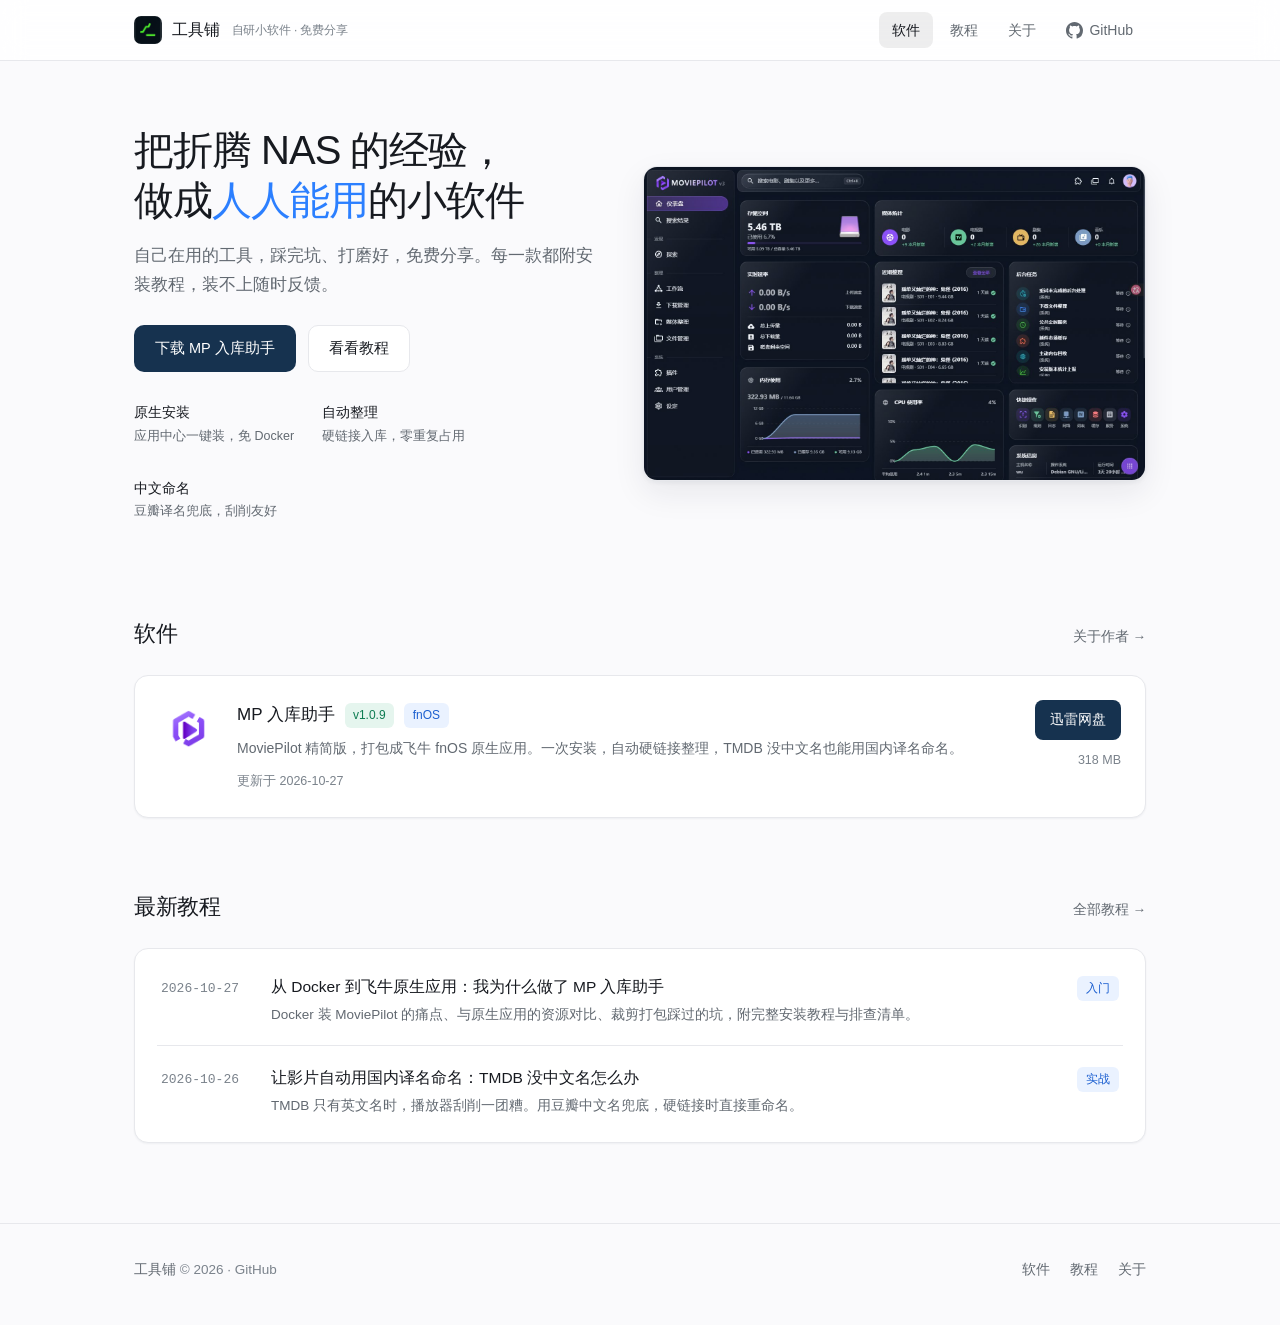
<file: index.html>
<!DOCTYPE html>
<html lang="zh-CN" data-root="./">
<head>
<meta charset="UTF-8">
<meta name="viewport" content="width=device-width, initial-scale=1.0">
<title>工具铺 - 自研小软件 · 免费分享</title>
<meta name="description" content="独立开发的小工具：飞牛 fnOS 应用、NAS 效率工具，免费下载，附安装教程。">
<link rel="icon" type="image/png" href="img/logo-64.png">
<link rel="apple-touch-icon" href="img/apple-touch-icon.png">
<meta property="og:type" content="website">
<meta property="og:site_name" content="工具铺">
<meta property="og:title" content="工具铺 - 自研小软件 · 免费分享">
<meta property="og:description" content="独立开发的小工具：飞牛 fnOS 应用、NAS 效率工具，免费下载，附安装教程。">
<meta property="og:url" content="https://myfnos.men/">
<meta property="og:image" content="https://myfnos.men/img/shot-hero.jpg?v=1">
<meta name="twitter:card" content="summary_large_image">
<link rel="canonical" href="https://myfnos.men/">
<link rel="stylesheet" href="assets/style.css?v=9">
</head>
<body data-page="apps">
<!--@header--><header class="site-header"><div class="container"><a class="logo" href="./index.html"><img src="./img/logo-64.png" alt="logo" width="28" height="28"><span>工具铺</span><span class="logo-sub">自研小软件 · 免费分享</span></a><nav class="nav" id="siteNav"><a href="./index.html" data-nav="apps" class="active">软件</a><a href="./blog.html" data-nav="blog">教程</a><a href="./about.html" data-nav="about">关于</a><a class="gh" href="https://github.com/wu155867" target="_blank" rel="noopener"><svg viewBox="0 0 16 16" fill="currentColor" aria-hidden="true"><path d="M8 0C3.58 0 0 3.58 0 8c0 3.54 2.29 6.53 5.47 7.59.4.07.55-.17.55-.38 0-.19-.01-.82-.01-1.49-2.01.37-2.53-.49-2.69-.94-.09-.23-.48-.94-.82-1.13-.28-.15-.68-.52-.01-.53.63-.01 1.08.58 1.23.82.72 1.21 1.87.87 2.33.66.07-.52.28-.87.51-1.07-1.78-.2-3.64-.89-3.64-3.95 0-.87.31-1.59.82-2.15-.08-.2-.36-1.02.08-2.12 0 0 .67-.21 2.2.82.64-.18 1.32-.27 2-.27s1.36.09 2 .27c1.53-1.04 2.2-.82 2.2-.82.44 1.1.16 1.92.08 2.12.51.56.82 1.27.82 2.15 0 3.07-1.87 3.75-3.65 3.95.29.25.54.73.54 1.48 0 1.07-.01 1.93-.01 2.2 0 .21.15.46.55.38A8.01 8.01 0 0 0 16 8c0-4.42-3.58-8-8-8Z"/></svg><span>GitHub</span></a></nav><button class="menu-btn" id="menuBtn" aria-label="打开菜单" aria-expanded="false"><svg viewBox="0 0 20 20" fill="none" stroke="currentColor" stroke-width="1.6" stroke-linecap="round" aria-hidden="true"><path d="M3 5.5h14M3 10h14M3 14.5h14"/></svg></button></div></header><!--/@header-->

<main class="container">
  <section class="hero">
    <div class="hero-grid">
      <div class="hero-copy">
        <h1>把折腾 NAS 的经验，<br>做成<em>人人能用</em>的小软件</h1>
        <p class="lead">自己在用的工具，踩完坑、打磨好，免费分享。每一款都附安装教程，装不上随时反馈。</p>
        <div class="actions">
          <a class="btn btn-primary" href="apps/moviepilot-fnos-lite.html">下载 MP 入库助手</a>
          <a class="btn btn-ghost" href="blog.html">看看教程</a>
        </div>
        <div class="hero-feats">
          <div><b>原生安装</b><span>应用中心一键装，免 Docker</span></div>
          <div><b>自动整理</b><span>硬链接入库，零重复占用</span></div>
          <div><b>中文命名</b><span>豆瓣译名兜底，刮削友好</span></div>
        </div>
      </div>
      <figure class="hero-shot">
        <img src="img/shot-hero.jpg?v=1" alt="MP 入库助手主界面仪表盘" width="1440" height="900" fetchpriority="high">
      </figure>
    </div>
  </section>

  <section class="section" id="apps">
    <div class="section-head">
      <h2>软件</h2>
      <a class="more" href="about.html">关于作者 →</a>
    </div>
    <div id="appList"><!--@appList--><div class="app-card" data-platform="fnOS"><img class="app-icon" src="./img/mp-icon-128.png" alt="MP 入库助手" width="58" height="58"><div class="info"><h3><a href="./apps/moviepilot-fnos-lite.html">MP 入库助手</a><span class="ver">v1.0.9</span><span class="tag">fnOS</span></h3><div class="desc">MoviePilot 精简版，打包成飞牛 fnOS 原生应用。一次安装，自动硬链接整理，TMDB 没中文名也能用国内译名命名。</div><div class="meta"><span>更新于 2026-10-27</span></div></div><div class="side"><a class="btn btn-primary btn-sm" href="https://pan.xunlei.com/s/VP4x0GjNgpPn3R8iQlMVVesgA1?pwd=bkfi" target="_blank" rel="noopener">迅雷网盘</a><span class="size">318 MB</span></div></div><!--/@appList--></div>

  </section>

  <section class="section">
    <div class="section-head">
      <h2>最新教程</h2>
      <a class="more" href="blog.html">全部教程 →</a>
    </div>
    <div id="postList" class="post-list"><!--@postList--><div class="post-item"><span class="date">2026-10-27</span><div class="item-body"><a class="title" href="./posts/fpk-install.html">从 Docker 到飞牛原生应用：我为什么做了 MP 入库助手</a><div class="desc">Docker 装 MoviePilot 的痛点、与原生应用的资源对比、裁剪打包踩过的坑，附完整安装教程与排查清单。</div></div><span class="tag">入门</span></div><div class="post-item"><span class="date">2026-10-26</span><div class="item-body"><a class="title" href="./posts/cn-title-rename.html">让影片自动用国内译名命名：TMDB 没中文名怎么办</a><div class="desc">TMDB 只有英文名时，播放器刮削一团糟。用豆瓣中文名兜底，硬链接时直接重命名。</div></div><span class="tag">实战</span></div><!--/@postList--></div>

  </section>
</main>
<!--@footer--><footer class="site-footer"><div class="container"><div class="f-left"><b>工具铺</b> &copy; 2026 &middot; <a href="https://github.com/wu155867" target="_blank" rel="noopener" style="color:inherit">GitHub</a></div><div class="f-links"><a href="./index.html">软件</a><a href="./blog.html">教程</a><a href="./about.html">关于</a></div></div></footer><!--/@footer-->

<script src="assets/site.js?v=8"></script>
</body>
</html>
</file>
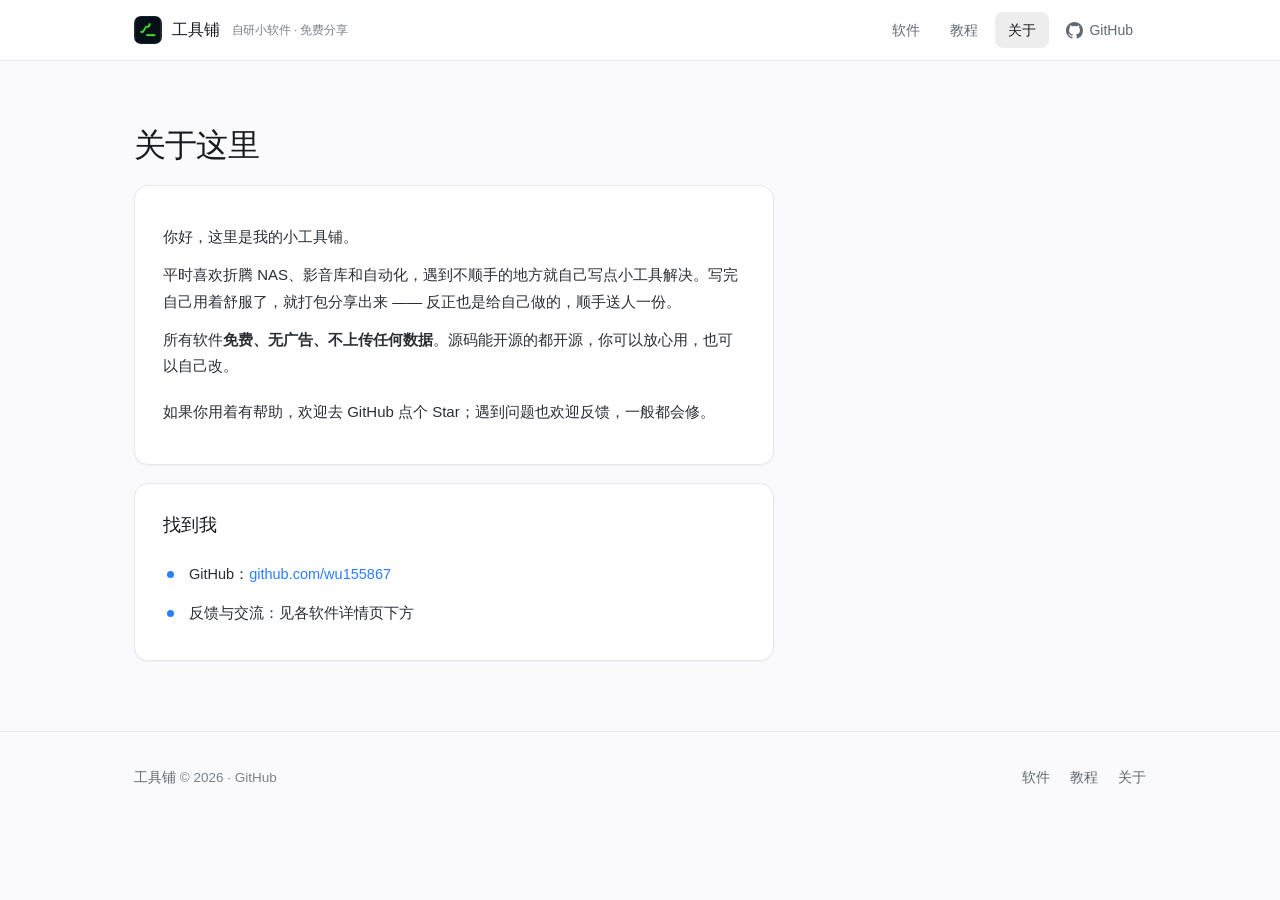
<file: about.html>
<!DOCTYPE html>
<html lang="zh-CN" data-root="./">
<head>
<meta charset="UTF-8">
<meta name="viewport" content="width=device-width, initial-scale=1.0">
<title>关于 - 工具铺</title>
<meta name="description" content="关于工具铺和它的作者。">
<link rel="icon" type="image/png" href="img/logo-64.png">
<link rel="apple-touch-icon" href="img/apple-touch-icon.png">
<link rel="stylesheet" href="assets/style.css?v=9">
</head>
<body data-page="about">
<!--@header--><header class="site-header"><div class="container"><a class="logo" href="./index.html"><img src="./img/logo-64.png" alt="logo" width="28" height="28"><span>工具铺</span><span class="logo-sub">自研小软件 · 免费分享</span></a><nav class="nav" id="siteNav"><a href="./index.html" data-nav="apps">软件</a><a href="./blog.html" data-nav="blog">教程</a><a href="./about.html" data-nav="about" class="active">关于</a><a class="gh" href="https://github.com/wu155867" target="_blank" rel="noopener"><svg viewBox="0 0 16 16" fill="currentColor" aria-hidden="true"><path d="M8 0C3.58 0 0 3.58 0 8c0 3.54 2.29 6.53 5.47 7.59.4.07.55-.17.55-.38 0-.19-.01-.82-.01-1.49-2.01.37-2.53-.49-2.69-.94-.09-.23-.48-.94-.82-1.13-.28-.15-.68-.52-.01-.53.63-.01 1.08.58 1.23.82.72 1.21 1.87.87 2.33.66.07-.52.28-.87.51-1.07-1.78-.2-3.64-.89-3.64-3.95 0-.87.31-1.59.82-2.15-.08-.2-.36-1.02.08-2.12 0 0 .67-.21 2.2.82.64-.18 1.32-.27 2-.27s1.36.09 2 .27c1.53-1.04 2.2-.82 2.2-.82.44 1.1.16 1.92.08 2.12.51.56.82 1.27.82 2.15 0 3.07-1.87 3.75-3.65 3.95.29.25.54.73.54 1.48 0 1.07-.01 1.93-.01 2.2 0 .21.15.46.55.38A8.01 8.01 0 0 0 16 8c0-4.42-3.58-8-8-8Z"/></svg><span>GitHub</span></a></nav><button class="menu-btn" id="menuBtn" aria-label="打开菜单" aria-expanded="false"><svg viewBox="0 0 20 20" fill="none" stroke="currentColor" stroke-width="1.6" stroke-linecap="round" aria-hidden="true"><path d="M3 5.5h14M3 10h14M3 14.5h14"/></svg></button></div></header><!--/@header-->

<main class="container">
  <section class="hero" style="padding-bottom:20px">
    <h1 style="font-size:32px">关于这里</h1>
  </section>

  <div class="panel about-card">
    <p>你好，这里是我的小工具铺。</p>
    <p>平时喜欢折腾 NAS、影音库和自动化，遇到不顺手的地方就自己写点小工具解决。写完自己用着舒服了，就打包分享出来 —— 反正也是给自己做的，顺手送人一份。</p>
    <p>所有软件<b>免费、无广告、不上传任何数据</b>。源码能开源的都开源，你可以放心用，也可以自己改。</p>
    <p style="margin-top:20px">如果你用着有帮助，欢迎去 GitHub 点个 Star；遇到问题也欢迎反馈，一般都会修。</p>
  </div>

  <div class="panel about-card">
    <h2>找到我</h2>
    <ul class="feat">
      <li>GitHub：<a href="https://github.com/wu155867" target="_blank" rel="noopener" style="color:var(--accent)">github.com/wu155867</a></li>
      <li>反馈与交流：见各软件详情页下方</li>
    </ul>
  </div>
</main>
<!--@footer--><footer class="site-footer"><div class="container"><div class="f-left"><b>工具铺</b> &copy; 2026 &middot; <a href="https://github.com/wu155867" target="_blank" rel="noopener" style="color:inherit">GitHub</a></div><div class="f-links"><a href="./index.html">软件</a><a href="./blog.html">教程</a><a href="./about.html">关于</a></div></div></footer><!--/@footer-->

<script src="assets/site.js?v=8"></script>
</body>
</html>
</file>
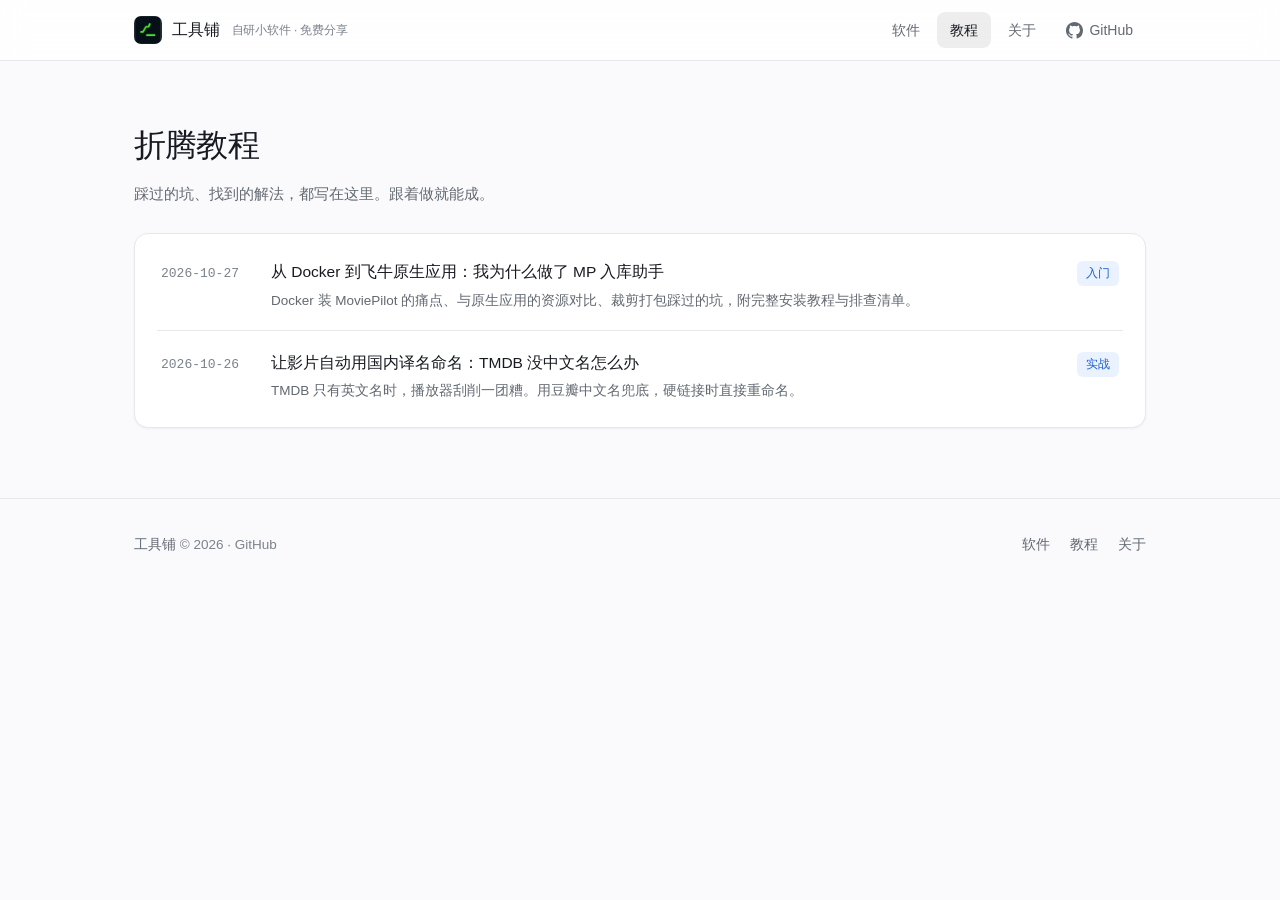
<file: blog.html>
<!DOCTYPE html>
<html lang="zh-CN" data-root="./">
<head>
<meta charset="UTF-8">
<meta name="viewport" content="width=device-width, initial-scale=1.0">
<title>教程 - 工具铺</title>
<meta name="description" content="NAS 折腾记录：飞牛 fnOS、MoviePilot、刮削整理、硬链接等实战教程。">
<link rel="icon" type="image/png" href="img/logo-64.png">
<link rel="apple-touch-icon" href="img/apple-touch-icon.png">
<link rel="stylesheet" href="assets/style.css?v=9">
</head>
<body data-page="blog">
<!--@header--><header class="site-header"><div class="container"><a class="logo" href="./index.html"><img src="./img/logo-64.png" alt="logo" width="28" height="28"><span>工具铺</span><span class="logo-sub">自研小软件 · 免费分享</span></a><nav class="nav" id="siteNav"><a href="./index.html" data-nav="apps">软件</a><a href="./blog.html" data-nav="blog" class="active">教程</a><a href="./about.html" data-nav="about">关于</a><a class="gh" href="https://github.com/wu155867" target="_blank" rel="noopener"><svg viewBox="0 0 16 16" fill="currentColor" aria-hidden="true"><path d="M8 0C3.58 0 0 3.58 0 8c0 3.54 2.29 6.53 5.47 7.59.4.07.55-.17.55-.38 0-.19-.01-.82-.01-1.49-2.01.37-2.53-.49-2.69-.94-.09-.23-.48-.94-.82-1.13-.28-.15-.68-.52-.01-.53.63-.01 1.08.58 1.23.82.72 1.21 1.87.87 2.33.66.07-.52.28-.87.51-1.07-1.78-.2-3.64-.89-3.64-3.95 0-.87.31-1.59.82-2.15-.08-.2-.36-1.02.08-2.12 0 0 .67-.21 2.2.82.64-.18 1.32-.27 2-.27s1.36.09 2 .27c1.53-1.04 2.2-.82 2.2-.82.44 1.1.16 1.92.08 2.12.51.56.82 1.27.82 2.15 0 3.07-1.87 3.75-3.65 3.95.29.25.54.73.54 1.48 0 1.07-.01 1.93-.01 2.2 0 .21.15.46.55.38A8.01 8.01 0 0 0 16 8c0-4.42-3.58-8-8-8Z"/></svg><span>GitHub</span></a></nav><button class="menu-btn" id="menuBtn" aria-label="打开菜单" aria-expanded="false"><svg viewBox="0 0 20 20" fill="none" stroke="currentColor" stroke-width="1.6" stroke-linecap="round" aria-hidden="true"><path d="M3 5.5h14M3 10h14M3 14.5h14"/></svg></button></div></header><!--/@header-->

<main class="container">
  <section class="hero" style="padding-bottom:26px">
    <h1 style="font-size:32px">折腾教程</h1>
    <p class="lead" style="font-size:15px">踩过的坑、找到的解法，都写在这里。跟着做就能成。</p>
  </section>

  <div id="postList" class="post-list"><!--@postList--><div class="post-item"><span class="date">2026-10-27</span><div class="item-body"><a class="title" href="./posts/fpk-install.html">从 Docker 到飞牛原生应用：我为什么做了 MP 入库助手</a><div class="desc">Docker 装 MoviePilot 的痛点、与原生应用的资源对比、裁剪打包踩过的坑，附完整安装教程与排查清单。</div></div><span class="tag">入门</span></div><div class="post-item"><span class="date">2026-10-26</span><div class="item-body"><a class="title" href="./posts/cn-title-rename.html">让影片自动用国内译名命名：TMDB 没中文名怎么办</a><div class="desc">TMDB 只有英文名时，播放器刮削一团糟。用豆瓣中文名兜底，硬链接时直接重命名。</div></div><span class="tag">实战</span></div><!--/@postList--></div>

</main>
<!--@footer--><footer class="site-footer"><div class="container"><div class="f-left"><b>工具铺</b> &copy; 2026 &middot; <a href="https://github.com/wu155867" target="_blank" rel="noopener" style="color:inherit">GitHub</a></div><div class="f-links"><a href="./index.html">软件</a><a href="./blog.html">教程</a><a href="./about.html">关于</a></div></div></footer><!--/@footer-->

<script src="assets/site.js?v=8"></script>
</body>
</html>
</file>
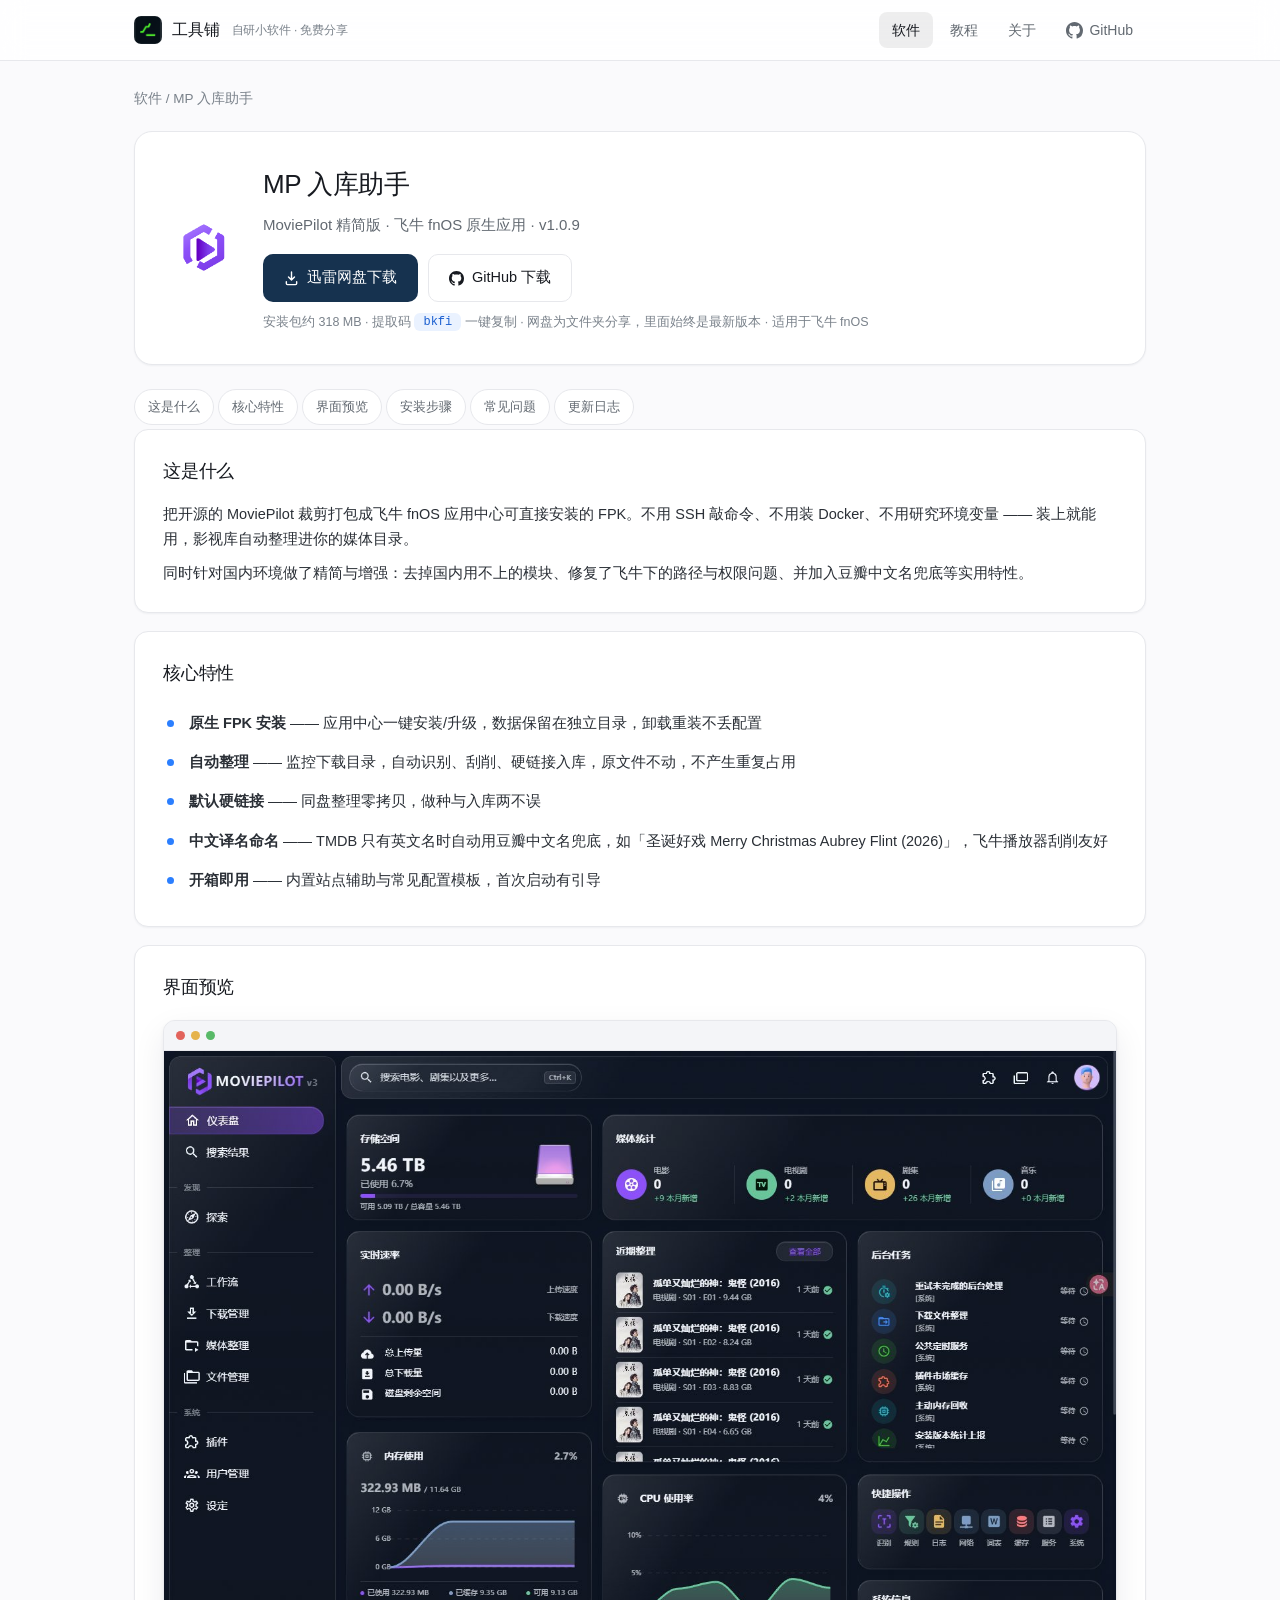
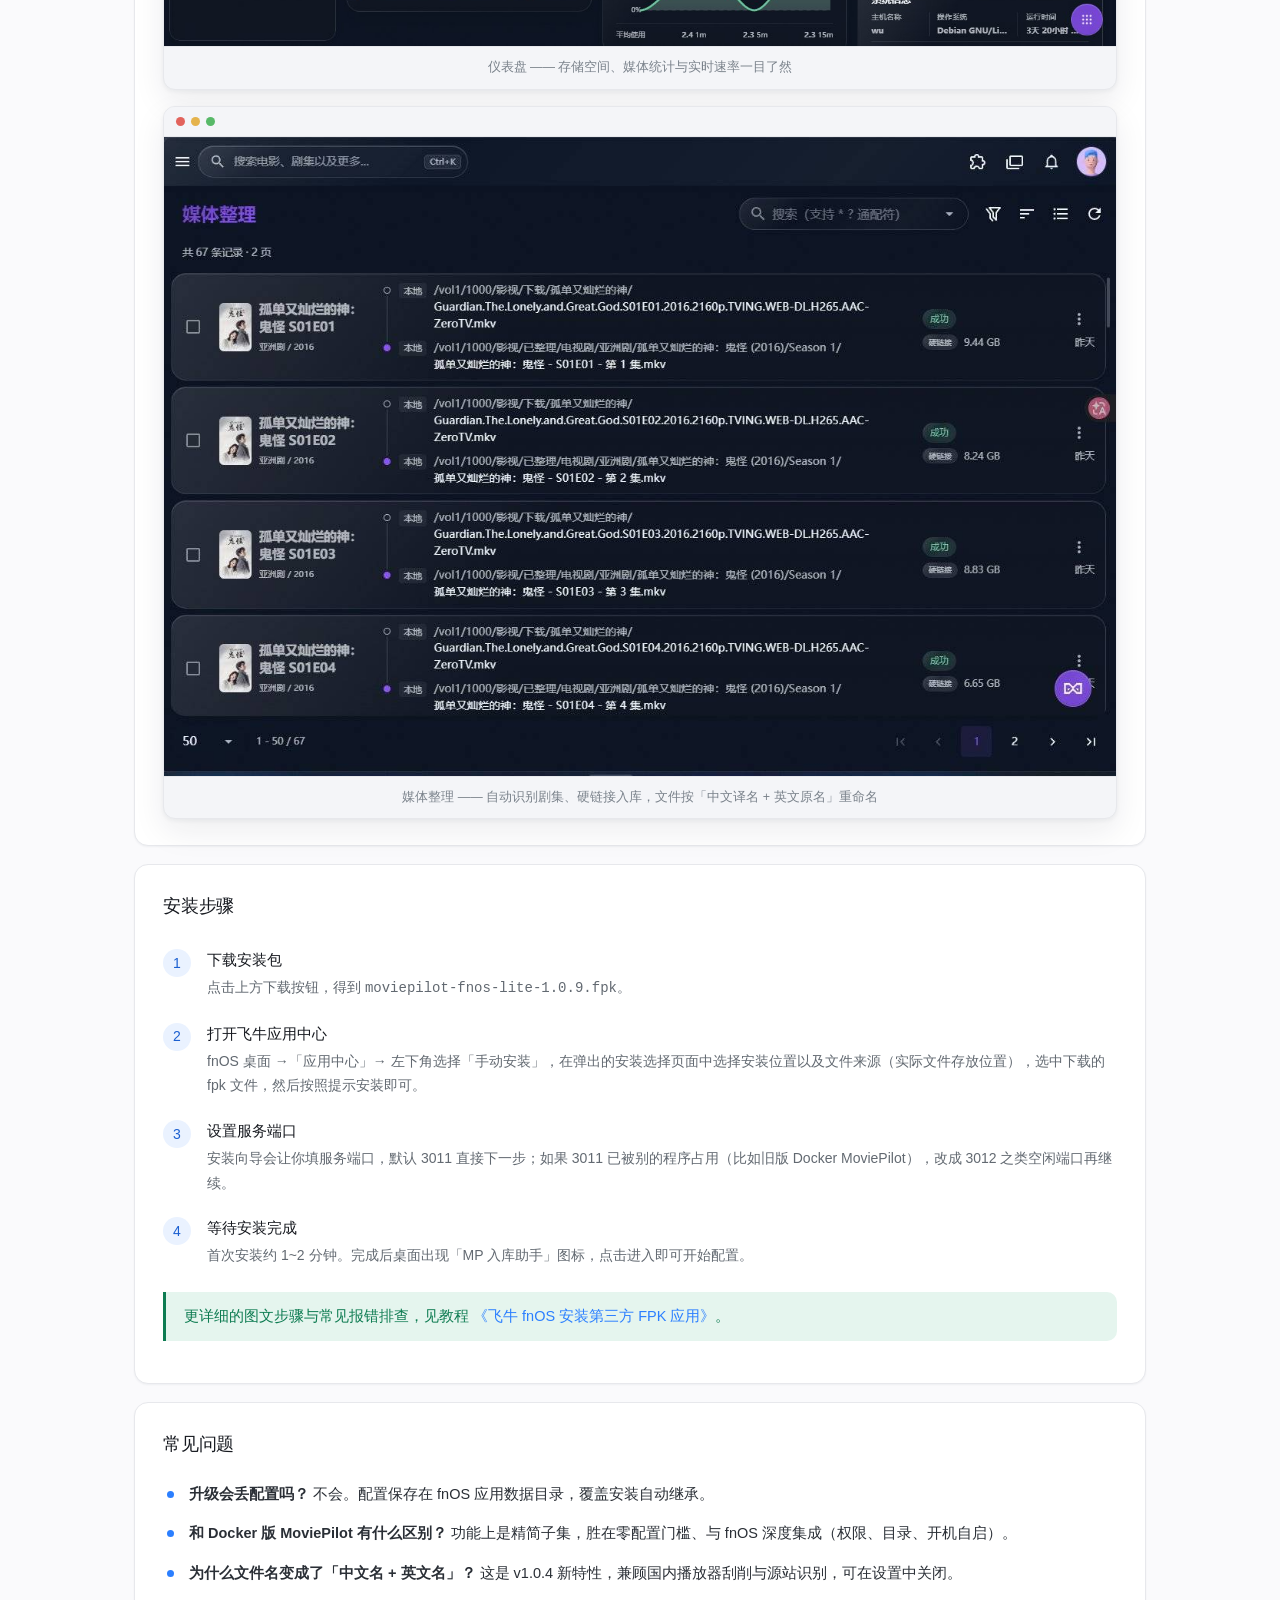
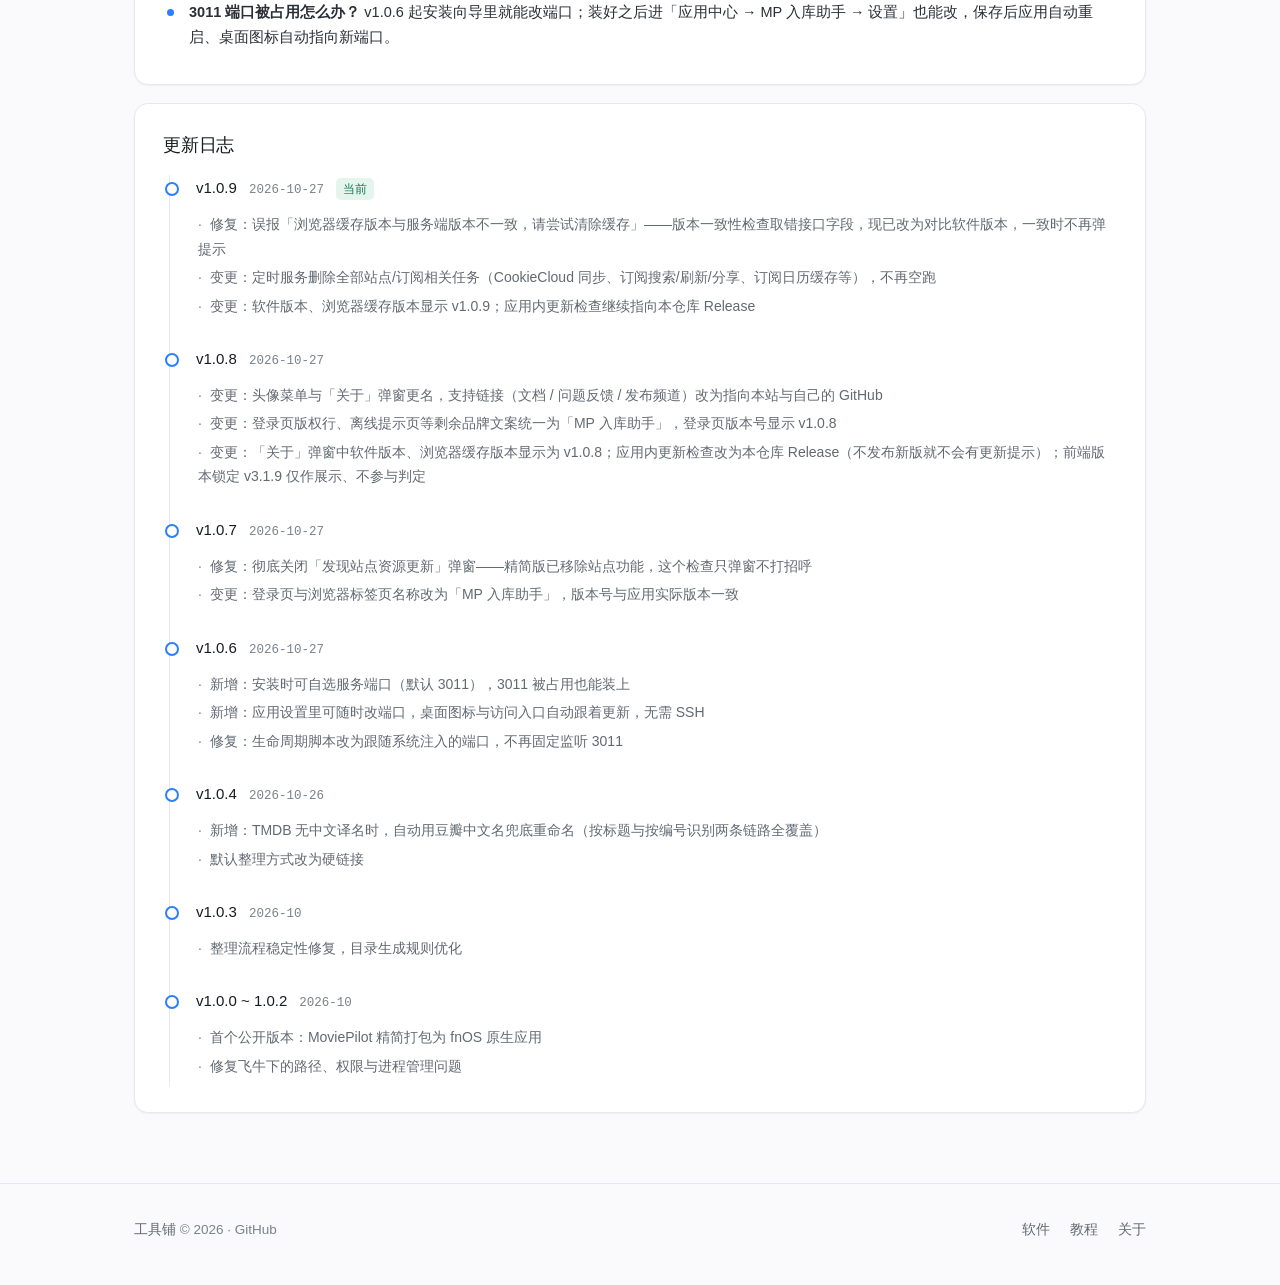
<file: apps/moviepilot-fnos-lite.html>
<!DOCTYPE html>
<html lang="zh-CN" data-root="../">
<head>
<meta charset="UTF-8">
<meta name="viewport" content="width=device-width, initial-scale=1.0">
<title>MP 入库助手 v1.0.9 - 工具铺</title>
<meta name="description" content="MoviePilot 精简版，打包成飞牛 fnOS 原生 FPK 应用：自动整理影视库、硬链接零碎片、中文译名重命名。">
<link rel="icon" type="image/png" href="../img/logo-64.png">
<link rel="apple-touch-icon" href="../img/apple-touch-icon.png">
<meta property="og:type" content="website">
<meta property="og:site_name" content="工具铺">
<meta property="og:title" content="MP 入库助手 v1.0.9 - 飞牛 fnOS 原生应用">
<meta property="og:description" content="MoviePilot 精简版，打包成飞牛 fnOS 原生 FPK 应用：自动整理影视库、硬链接零碎片、中文译名重命名。">
<meta property="og:url" content="https://myfnos.men/apps/moviepilot-fnos-lite.html">
<meta property="og:image" content="https://myfnos.men/img/shot-hero.jpg?v=1">
<meta name="twitter:card" content="summary_large_image">
<link rel="canonical" href="https://myfnos.men/apps/moviepilot-fnos-lite.html">
<script type="application/ld+json">
{"@context":"https://schema.org","@type":"SoftwareApplication","name":"MP 入库助手","operatingSystem":"fnOS","applicationCategory":"MultimediaApplication","softwareVersion":"1.0.9","dateModified":"2026-10-27","offers":{"@type":"Offer","price":"0","priceCurrency":"CNY"},"author":{"@type":"Person","name":"wu155867"},"downloadUrl":"https://github.com/wu155867/moviepilot-fnos-lite/releases"}
</script>
<link rel="stylesheet" href="../assets/style.css?v=9">
</head>
<body data-page="apps">
<!--@header--><header class="site-header"><div class="container"><a class="logo" href="../index.html"><img src="../img/logo-64.png" alt="logo" width="28" height="28"><span>工具铺</span><span class="logo-sub">自研小软件 · 免费分享</span></a><nav class="nav" id="siteNav"><a href="../index.html" data-nav="apps" class="active">软件</a><a href="../blog.html" data-nav="blog">教程</a><a href="../about.html" data-nav="about">关于</a><a class="gh" href="https://github.com/wu155867" target="_blank" rel="noopener"><svg viewBox="0 0 16 16" fill="currentColor" aria-hidden="true"><path d="M8 0C3.58 0 0 3.58 0 8c0 3.54 2.29 6.53 5.47 7.59.4.07.55-.17.55-.38 0-.19-.01-.82-.01-1.49-2.01.37-2.53-.49-2.69-.94-.09-.23-.48-.94-.82-1.13-.28-.15-.68-.52-.01-.53.63-.01 1.08.58 1.23.82.72 1.21 1.87.87 2.33.66.07-.52.28-.87.51-1.07-1.78-.2-3.64-.89-3.64-3.95 0-.87.31-1.59.82-2.15-.08-.2-.36-1.02.08-2.12 0 0 .67-.21 2.2.82.64-.18 1.32-.27 2-.27s1.36.09 2 .27c1.53-1.04 2.2-.82 2.2-.82.44 1.1.16 1.92.08 2.12.51.56.82 1.27.82 2.15 0 3.07-1.87 3.75-3.65 3.95.29.25.54.73.54 1.48 0 1.07-.01 1.93-.01 2.2 0 .21.15.46.55.38A8.01 8.01 0 0 0 16 8c0-4.42-3.58-8-8-8Z"/></svg><span>GitHub</span></a></nav><button class="menu-btn" id="menuBtn" aria-label="打开菜单" aria-expanded="false"><svg viewBox="0 0 20 20" fill="none" stroke="currentColor" stroke-width="1.6" stroke-linecap="round" aria-hidden="true"><path d="M3 5.5h14M3 10h14M3 14.5h14"/></svg></button></div></header><!--/@header-->

<main class="container">
  <nav class="crumbs"><a href="../index.html">软件</a> / MP 入库助手</nav>

  <section class="app-hero">
    <img src="../img/mp-icon-128.png" alt="MP 入库助手图标" width="76" height="76">
    <div style="flex:1;min-width:0">
      <h1>MP 入库助手</h1>
      <div class="sub">MoviePilot 精简版 · 飞牛 fnOS 原生应用 · v1.0.9</div>
      <div class="dl-row">
        <a class="btn btn-primary" href="https://pan.xunlei.com/s/VP4x0GjNgpPn3R8iQlMVVesgA1?pwd=bkfi" target="_blank" rel="noopener">
          <svg class="dl-ico" viewBox="0 0 16 16" fill="currentColor"><path d="M8 1v8.5m0 0L4.8 6.3M8 9.5l3.2-3.2M2.5 11.5v1.8c0 .7.5 1.2 1.2 1.2h8.6c.7 0 1.2-.5 1.2-1.2v-1.8" stroke="currentColor" stroke-width="1.5" fill="none" stroke-linecap="round" stroke-linejoin="round"/></svg>
          迅雷网盘下载
        </a>
        <a class="btn btn-ghost" href="https://github.com/wu155867/moviepilot-fnos-lite/releases" target="_blank" rel="noopener">
          <svg class="dl-ico" viewBox="0 0 16 16" fill="currentColor"><path d="M8 0C3.58 0 0 3.58 0 8c0 3.54 2.29 6.53 5.47 7.59.4.07.55-.17.55-.38 0-.19-.01-.82-.01-1.49-2.01.37-2.53-.49-2.69-.94-.09-.23-.48-.94-.82-1.13-.28-.15-.68-.52-.01-.53.63-.01 1.08.58 1.23.82.72 1.21 1.87.87 2.33.66.07-.52.28-.87.51-1.07-1.78-.2-3.64-.89-3.64-3.95 0-.87.31-1.59.82-2.15-.08-.2-.36-1.02.08-2.12 0 0 .67-.21 2.2.82.64-.18 1.32-.27 2-.27s1.36.09 2 .27c1.53-1.04 2.2-.82 2.2-.82.44 1.1.16 1.92.08 2.12.51.56.82 1.27.82 2.15 0 3.07-1.87 3.75-3.65 3.95.29.25.54.73.54 1.48 0 1.07-.01 1.93-.01 2.2 0 .21.15.46.55.38A8.01 8.01 0 0 0 16 8c0-4.42-3.58-8-8-8Z"/></svg>
          GitHub 下载
        </a>
      </div>
      <div class="dl-note" style="margin-top:10px">安装包约 318 MB · 提取码 <button class="copy-btn" data-copy="bkfi" data-label="bkfi">bkfi</button> 一键复制 · 网盘为文件夹分享，里面始终是最新版本 · 适用于飞牛 fnOS</div>
    </div>
  </section>

  <nav class="page-nav" aria-label="页面导航">
    <a href="#intro">这是什么</a>
    <a href="#feat">核心特性</a>
    <a href="#preview">界面预览</a>
    <a href="#install">安装步骤</a>
    <a href="#faq">常见问题</a>
    <a href="#changelog">更新日志</a>
  </nav>

  <div class="panel" id="intro">
    <h2>这是什么</h2>
    <p style="color:var(--body-ink);font-size:14.5px">把开源的 MoviePilot 裁剪打包成飞牛 fnOS 应用中心可直接安装的 FPK。不用 SSH 敲命令、不用装 Docker、不用研究环境变量 —— 装上就能用，影视库自动整理进你的媒体目录。</p>
    <p style="color:var(--body-ink);font-size:14.5px;margin-top:8px">同时针对国内环境做了精简与增强：去掉国内用不上的模块、修复了飞牛下的路径与权限问题、并加入豆瓣中文名兜底等实用特性。</p>
  </div>

  <div class="panel" id="feat">
    <h2>核心特性</h2>
    <ul class="feat">
      <li><b>原生 FPK 安装</b> —— 应用中心一键安装/升级，数据保留在独立目录，卸载重装不丢配置</li>
      <li><b>自动整理</b> —— 监控下载目录，自动识别、刮削、硬链接入库，原文件不动，不产生重复占用</li>
      <li><b>默认硬链接</b> —— 同盘整理零拷贝，做种与入库两不误</li>
      <li><b>中文译名命名</b> —— TMDB 只有英文名时自动用豆瓣中文名兜底，如「圣诞好戏 Merry Christmas Aubrey Flint (2026)」，飞牛播放器刮削友好</li>
      <li><b>开箱即用</b> —— 内置站点辅助与常见配置模板，首次启动有引导</li>
    </ul>
  </div>

  <div class="panel" id="preview">
    <h2>界面预览</h2>
    <div class="shot-frame">
      <div class="bar"><i></i><i></i><i></i></div>
      <img src="../img/shot-hero.jpg?v=1" alt="MP 入库助手仪表盘：存储空间、媒体统计、实时速率、近期整理与后台任务" width="1440" height="900" loading="lazy">
      <div class="shot-cap">仪表盘 —— 存储空间、媒体统计与实时速率一目了然</div>
    </div>
    <div class="shot-frame">
      <div class="bar"><i></i><i></i><i></i></div>
      <img src="../img/shot-organize.jpg?v=1" alt="媒体整理页：自动识别剧集信息，硬链接入库，文件按中文译名重命名" width="1080" height="608" loading="lazy">
      <div class="shot-cap">媒体整理 —— 自动识别剧集、硬链接入库，文件按「中文译名 + 英文原名」重命名</div>
    </div>
  </div>

  <div class="panel" id="install">
    <h2>安装步骤</h2>
    <ol class="steps">
      <li><b>下载安装包</b><p>点击上方下载按钮，得到 <code>moviepilot-fnos-lite-1.0.9.fpk</code>。</p></li>
      <li><b>打开飞牛应用中心</b><p>fnOS 桌面 →「应用中心」→ 左下角选择「手动安装」，在弹出的安装选择页面中选择安装位置以及文件来源（实际文件存放位置），选中下载的 fpk 文件，然后按照提示安装即可。</p></li>
      <li><b>设置服务端口</b><p>安装向导会让你填服务端口，默认 3011 直接下一步；如果 3011 已被别的程序占用（比如旧版 Docker MoviePilot），改成 3012 之类空闲端口再继续。</p></li>
      <li><b>等待安装完成</b><p>首次安装约 1~2 分钟。完成后桌面出现「MP 入库助手」图标，点击进入即可开始配置。</p></li>
    </ol>
    <div class="tip" style="margin-top:14px">更详细的图文步骤与常见报错排查，见教程 <a href="../posts/fpk-install.html" style="color:var(--accent)">《飞牛 fnOS 安装第三方 FPK 应用》</a>。</div>
  </div>

  <div class="panel" id="faq">
    <h2>常见问题</h2>
    <ul class="feat">
      <li><b>升级会丢配置吗？</b> 不会。配置保存在 fnOS 应用数据目录，覆盖安装自动继承。</li>
      <li><b>和 Docker 版 MoviePilot 有什么区别？</b> 功能上是精简子集，胜在零配置门槛、与 fnOS 深度集成（权限、目录、开机自启）。</li>
      <li><b>为什么文件名变成了「中文名 + 英文名」？</b> 这是 v1.0.4 新特性，兼顾国内播放器刮削与源站识别，可在设置中关闭。</li>
      <li><b>3011 端口被占用怎么办？</b> v1.0.6 起安装向导里就能改端口；装好之后进「应用中心 → MP 入库助手 → 设置」也能改，保存后应用自动重启、桌面图标自动指向新端口。</li>
    </ul>
  </div>

  <div class="panel" id="changelog">
    <h2>更新日志</h2>
    <ul class="timeline">
      <li>
        <div class="v"><span>v1.0.9</span><span class="date">2026-10-27</span><span class="new">当前</span></div>
        <ul>
          <li>修复：误报「浏览器缓存版本与服务端版本不一致，请尝试清除缓存」——版本一致性检查取错接口字段，现已改为对比软件版本，一致时不再弹提示</li>
          <li>变更：定时服务删除全部站点/订阅相关任务（CookieCloud 同步、订阅搜索/刷新/分享、订阅日历缓存等），不再空跑</li>
          <li>变更：软件版本、浏览器缓存版本显示 v1.0.9；应用内更新检查继续指向本仓库 Release</li>
        </ul>
      </li>
      <li>
        <div class="v"><span>v1.0.8</span><span class="date">2026-10-27</span></div>
        <ul>
          <li>变更：头像菜单与「关于」弹窗更名，支持链接（文档 / 问题反馈 / 发布频道）改为指向本站与自己的 GitHub</li>
          <li>变更：登录页版权行、离线提示页等剩余品牌文案统一为「MP 入库助手」，登录页版本号显示 v1.0.8</li>
          <li>变更：「关于」弹窗中软件版本、浏览器缓存版本显示为 v1.0.8；应用内更新检查改为本仓库 Release（不发布新版就不会有更新提示）；前端版本锁定 v3.1.9 仅作展示、不参与判定</li>
        </ul>
      </li>
      <li>
        <div class="v"><span>v1.0.7</span><span class="date">2026-10-27</span></div>
        <ul>
          <li>修复：彻底关闭「发现站点资源更新」弹窗——精简版已移除站点功能，这个检查只弹窗不打招呼</li>
          <li>变更：登录页与浏览器标签页名称改为「MP 入库助手」，版本号与应用实际版本一致</li>
        </ul>
      </li>
      <li>
        <div class="v"><span>v1.0.6</span><span class="date">2026-10-27</span></div>
        <ul>
          <li>新增：安装时可自选服务端口（默认 3011），3011 被占用也能装上</li>
          <li>新增：应用设置里可随时改端口，桌面图标与访问入口自动跟着更新，无需 SSH</li>
          <li>修复：生命周期脚本改为跟随系统注入的端口，不再固定监听 3011</li>
        </ul>
      </li>
      <li>
        <div class="v"><span>v1.0.4</span><span class="date">2026-10-26</span></div>
        <ul>
          <li>新增：TMDB 无中文译名时，自动用豆瓣中文名兜底重命名（按标题与按编号识别两条链路全覆盖）</li>
          <li>默认整理方式改为硬链接</li>
        </ul>
      </li>
      <li>
        <div class="v"><span>v1.0.3</span><span class="date">2026-10</span></div>
        <ul>
          <li>整理流程稳定性修复，目录生成规则优化</li>
        </ul>
      </li>
      <li>
        <div class="v"><span>v1.0.0 ~ 1.0.2</span><span class="date">2026-10</span></div>
        <ul>
          <li>首个公开版本：MoviePilot 精简打包为 fnOS 原生应用</li>
          <li>修复飞牛下的路径、权限与进程管理问题</li>
        </ul>
      </li>
    </ul>
  </div>
</main>
<!--@footer--><footer class="site-footer"><div class="container"><div class="f-left"><b>工具铺</b> &copy; 2026 &middot; <a href="https://github.com/wu155867" target="_blank" rel="noopener" style="color:inherit">GitHub</a></div><div class="f-links"><a href="../index.html">软件</a><a href="../blog.html">教程</a><a href="../about.html">关于</a></div></div></footer><!--/@footer-->

<script src="../assets/site.js?v=8"></script>
</body>
</html>
</file>
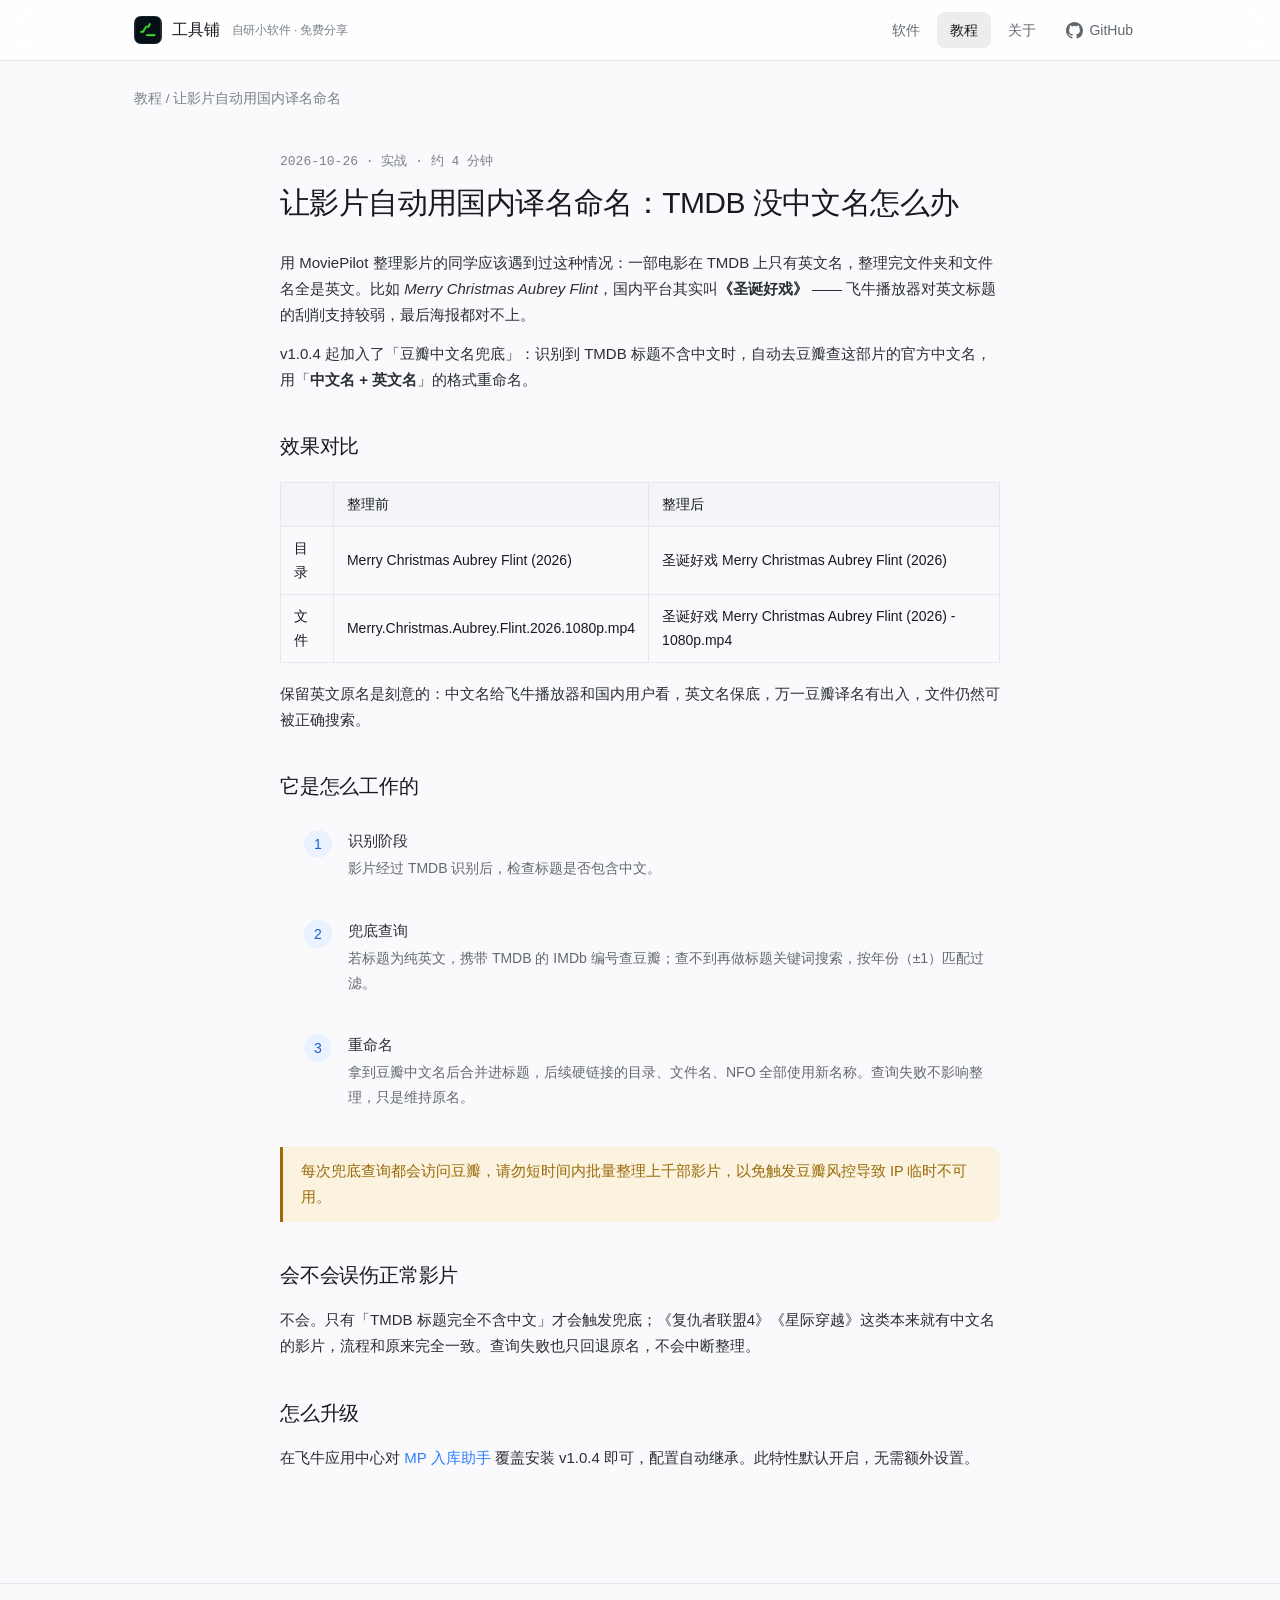
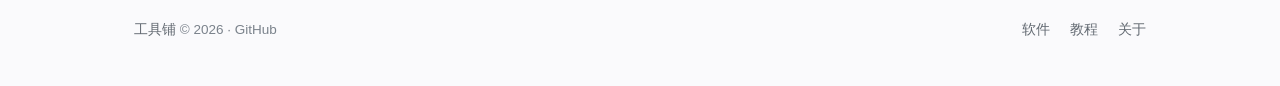
<file: posts/cn-title-rename.html>
<!DOCTYPE html>
<html lang="zh-CN" data-root="../">
<head>
<meta charset="UTF-8">
<meta name="viewport" content="width=device-width, initial-scale=1.0">
<title>让影片自动用国内译名命名：TMDB 没中文名怎么办 - 工具铺</title>
<meta name="description" content="TMDB 只有英文名时播放器刮削一团糟。用豆瓣中文名兜底，硬链接时直接重命名。">
<link rel="icon" type="image/png" href="../img/logo-64.png">
<link rel="apple-touch-icon" href="../img/apple-touch-icon.png">
<link rel="stylesheet" href="../assets/style.css?v=9">
</head>
<body data-page="blog">
<!--@header--><header class="site-header"><div class="container"><a class="logo" href="../index.html"><img src="../img/logo-64.png" alt="logo" width="28" height="28"><span>工具铺</span><span class="logo-sub">自研小软件 · 免费分享</span></a><nav class="nav" id="siteNav"><a href="../index.html" data-nav="apps">软件</a><a href="../blog.html" data-nav="blog" class="active">教程</a><a href="../about.html" data-nav="about">关于</a><a class="gh" href="https://github.com/wu155867" target="_blank" rel="noopener"><svg viewBox="0 0 16 16" fill="currentColor" aria-hidden="true"><path d="M8 0C3.58 0 0 3.58 0 8c0 3.54 2.29 6.53 5.47 7.59.4.07.55-.17.55-.38 0-.19-.01-.82-.01-1.49-2.01.37-2.53-.49-2.69-.94-.09-.23-.48-.94-.82-1.13-.28-.15-.68-.52-.01-.53.63-.01 1.08.58 1.23.82.72 1.21 1.87.87 2.33.66.07-.52.28-.87.51-1.07-1.78-.2-3.64-.89-3.64-3.95 0-.87.31-1.59.82-2.15-.08-.2-.36-1.02.08-2.12 0 0 .67-.21 2.2.82.64-.18 1.32-.27 2-.27s1.36.09 2 .27c1.53-1.04 2.2-.82 2.2-.82.44 1.1.16 1.92.08 2.12.51.56.82 1.27.82 2.15 0 3.07-1.87 3.75-3.65 3.95.29.25.54.73.54 1.48 0 1.07-.01 1.93-.01 2.2 0 .21.15.46.55.38A8.01 8.01 0 0 0 16 8c0-4.42-3.58-8-8-8Z"/></svg><span>GitHub</span></a></nav><button class="menu-btn" id="menuBtn" aria-label="打开菜单" aria-expanded="false"><svg viewBox="0 0 20 20" fill="none" stroke="currentColor" stroke-width="1.6" stroke-linecap="round" aria-hidden="true"><path d="M3 5.5h14M3 10h14M3 14.5h14"/></svg></button></div></header><!--/@header-->

<main class="container">
  <nav class="crumbs"><a href="../blog.html">教程</a> / 让影片自动用国内译名命名</nav>

  <article class="article">
    <div class="a-date">2026-10-26 · 实战 · 约 4 分钟</div>
    <h1>让影片自动用国内译名命名：TMDB 没中文名怎么办</h1>

    <p>用 MoviePilot 整理影片的同学应该遇到过这种情况：一部电影在 TMDB 上只有英文名，整理完文件夹和文件名全是英文。比如 <i>Merry Christmas Aubrey Flint</i>，国内平台其实叫<b>《圣诞好戏》</b> —— 飞牛播放器对英文标题的刮削支持较弱，最后海报都对不上。</p>

    <p>v1.0.4 起加入了「豆瓣中文名兜底」：识别到 TMDB 标题不含中文时，自动去豆瓣查这部片的官方中文名，用「<b>中文名 + 英文名</b>」的格式重命名。</p>

    <h2>效果对比</h2>
    <table>
      <tr><th></th><th>整理前</th><th>整理后</th></tr>
      <tr><td>目录</td><td>Merry Christmas Aubrey Flint (2026)</td><td>圣诞好戏 Merry Christmas Aubrey Flint (2026)</td></tr>
      <tr><td>文件</td><td>Merry.Christmas.Aubrey.Flint.2026.1080p.mp4</td><td>圣诞好戏 Merry Christmas Aubrey Flint (2026) - 1080p.mp4</td></tr>
    </table>

    <p>保留英文原名是刻意的：中文名给飞牛播放器和国内用户看，英文名保底，万一豆瓣译名有出入，文件仍然可被正确搜索。</p>

    <h2>它是怎么工作的</h2>
    <ol class="steps">
      <li><b>识别阶段</b><p>影片经过 TMDB 识别后，检查标题是否包含中文。</p></li>
      <li><b>兜底查询</b><p>若标题为纯英文，携带 TMDB 的 IMDb 编号查豆瓣；查不到再做标题关键词搜索，按年份（±1）匹配过滤。</p></li>
      <li><b>重命名</b><p>拿到豆瓣中文名后合并进标题，后续硬链接的目录、文件名、NFO 全部使用新名称。查询失败不影响整理，只是维持原名。</p></li>
    </ol>

    <div class="warn">每次兜底查询都会访问豆瓣，请勿短时间内批量整理上千部影片，以免触发豆瓣风控导致 IP 临时不可用。</div>

    <h2>会不会误伤正常影片</h2>
    <p>不会。只有「TMDB 标题完全不含中文」才会触发兜底；《复仇者联盟4》《星际穿越》这类本来就有中文名的影片，流程和原来完全一致。查询失败也只回退原名，不会中断整理。</p>

    <h2>怎么升级</h2>
    <p>在飞牛应用中心对 <a href="../apps/moviepilot-fnos-lite.html" style="color:var(--accent)">MP 入库助手</a> 覆盖安装 v1.0.4 即可，配置自动继承。此特性默认开启，无需额外设置。</p>
  </article>
</main>
<!--@footer--><footer class="site-footer"><div class="container"><div class="f-left"><b>工具铺</b> &copy; 2026 &middot; <a href="https://github.com/wu155867" target="_blank" rel="noopener" style="color:inherit">GitHub</a></div><div class="f-links"><a href="../index.html">软件</a><a href="../blog.html">教程</a><a href="../about.html">关于</a></div></div></footer><!--/@footer-->

<script src="../assets/site.js?v=8"></script>
</body>
</html>
</file>
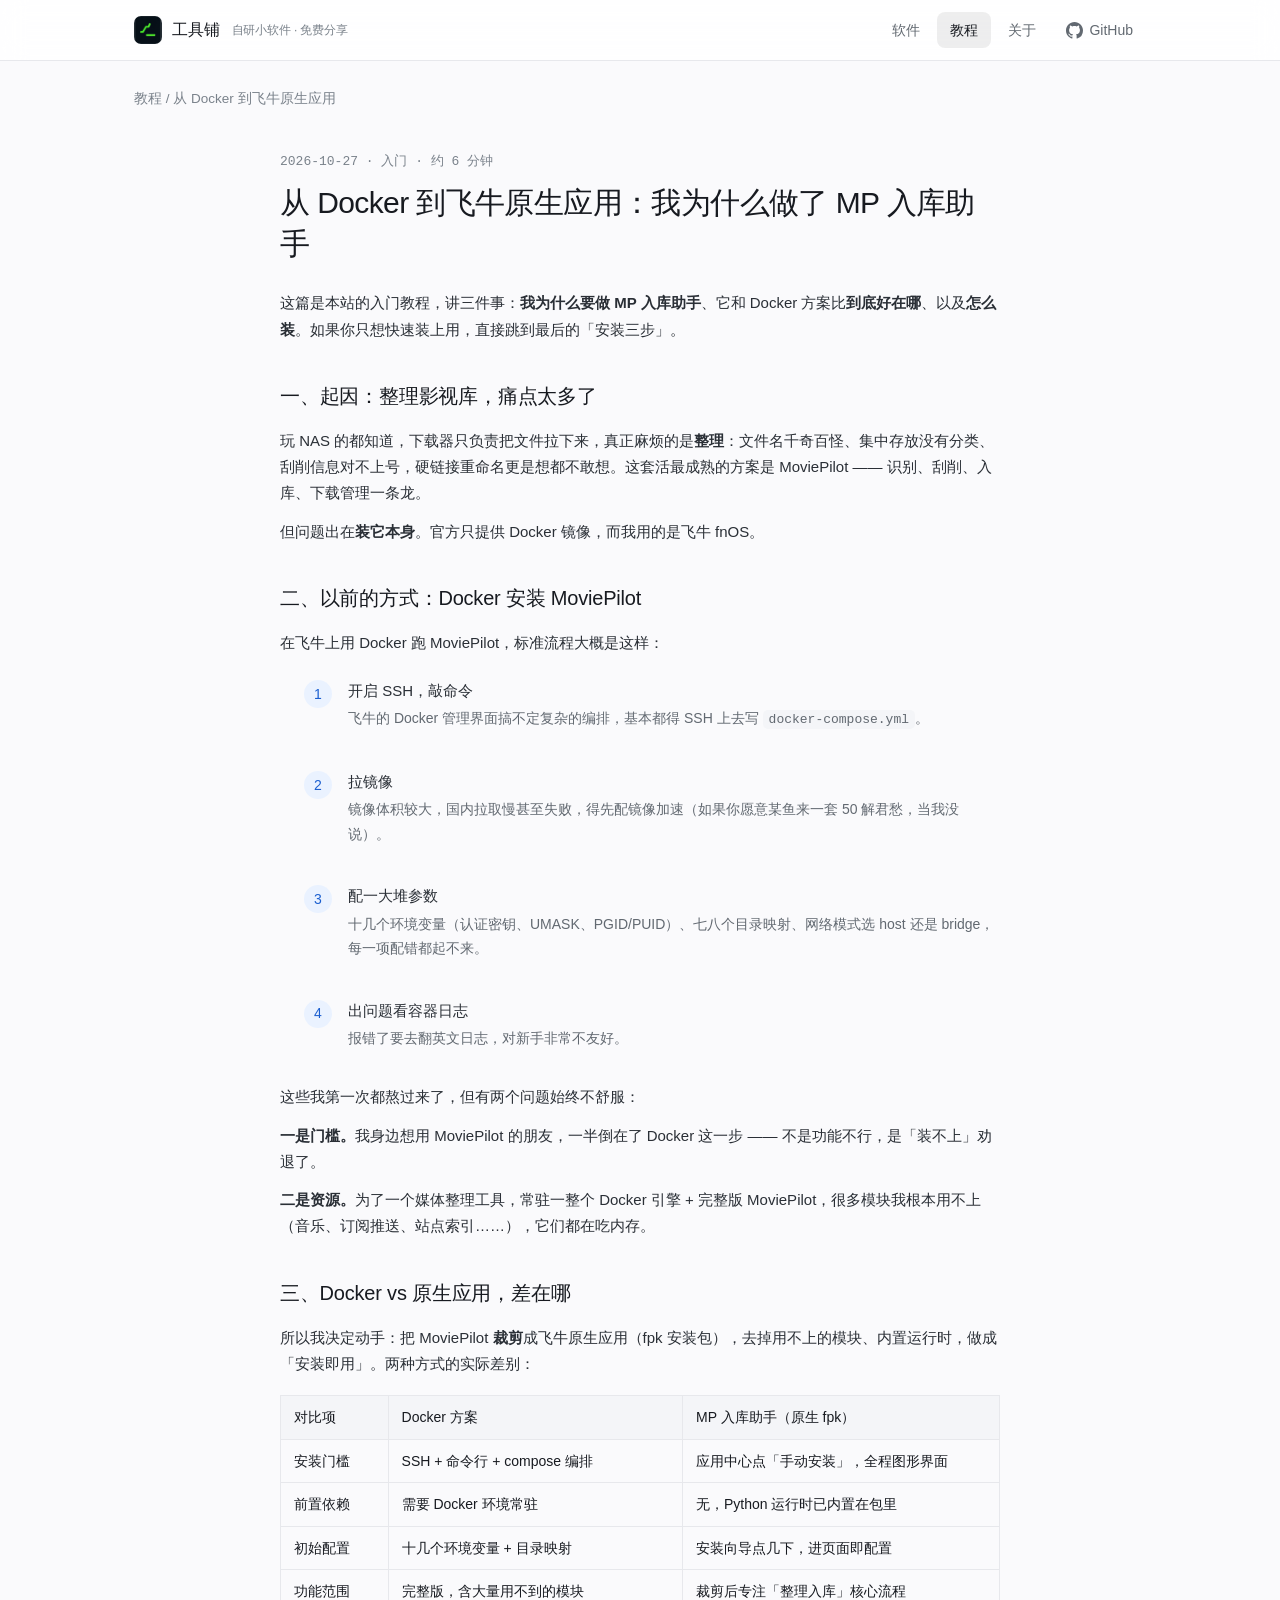
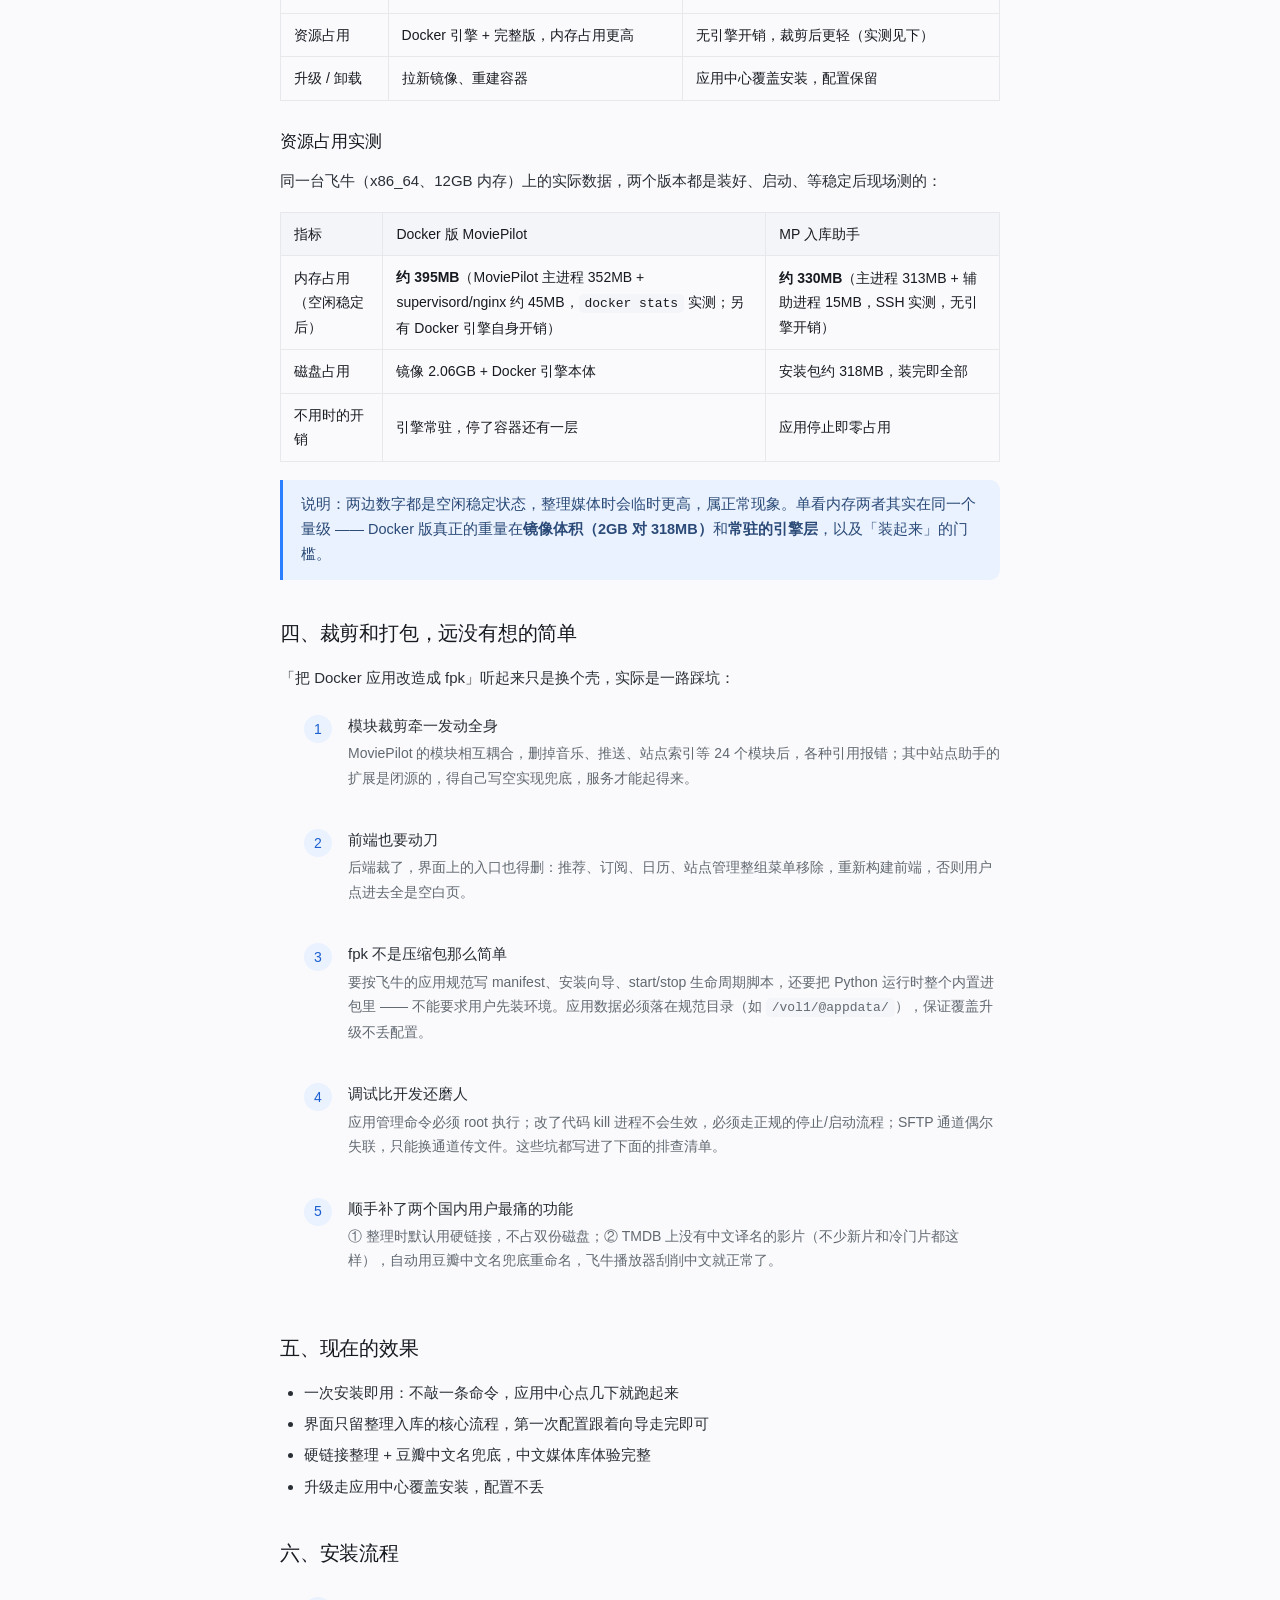
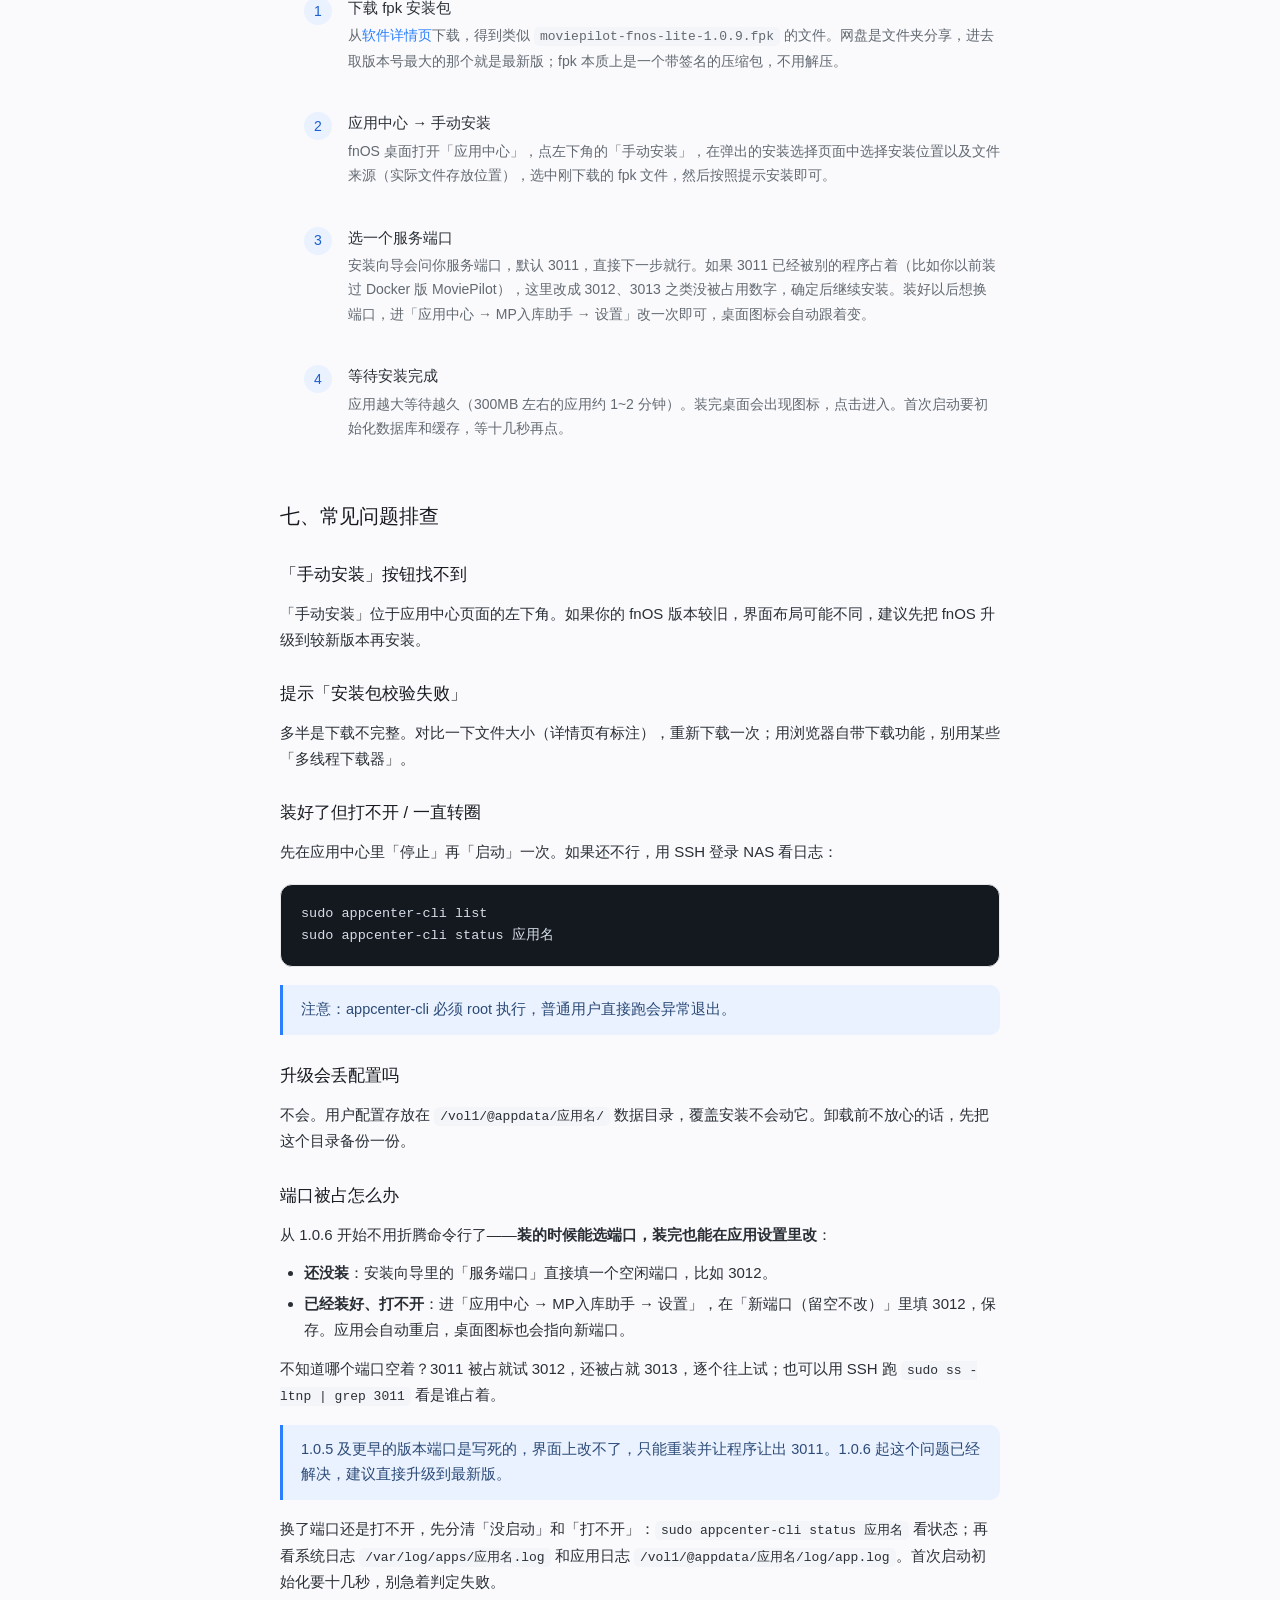
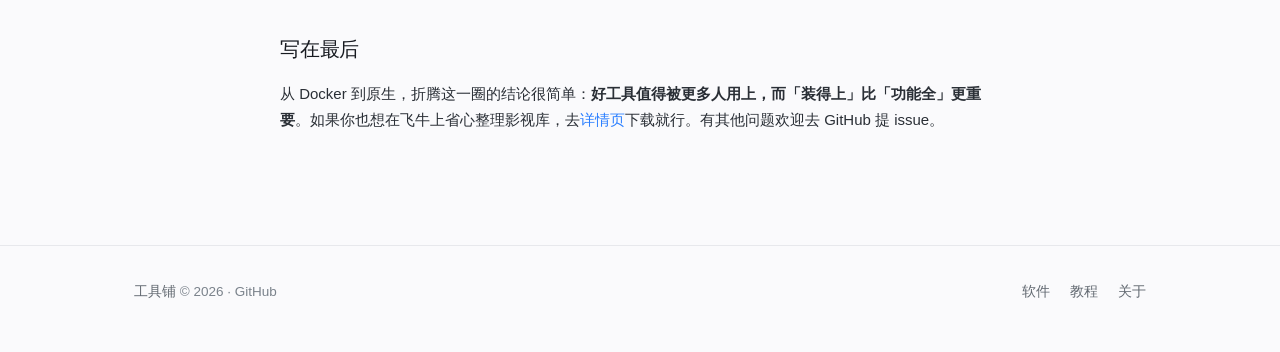
<file: posts/fpk-install.html>
<!DOCTYPE html>
<html lang="zh-CN" data-root="../">
<head>
<meta charset="UTF-8">
<meta name="viewport" content="width=device-width, initial-scale=1.0">
<title>从 Docker 到飞牛原生应用：我为什么做了 MP 入库助手 - 工具铺</title>
<meta name="description" content="从 Docker 版 MoviePilot 到飞牛原生 fpk 应用：为什么重做、资源占用对比、裁剪打包踩过的坑，以及最后的安装教程。">
<link rel="icon" type="image/png" href="../img/logo-64.png">
<link rel="apple-touch-icon" href="../img/apple-touch-icon.png">
<link rel="stylesheet" href="../assets/style.css?v=9">
</head>
<body data-page="blog">
<!--@header--><header class="site-header"><div class="container"><a class="logo" href="../index.html"><img src="../img/logo-64.png" alt="logo" width="28" height="28"><span>工具铺</span><span class="logo-sub">自研小软件 · 免费分享</span></a><nav class="nav" id="siteNav"><a href="../index.html" data-nav="apps">软件</a><a href="../blog.html" data-nav="blog" class="active">教程</a><a href="../about.html" data-nav="about">关于</a><a class="gh" href="https://github.com/wu155867" target="_blank" rel="noopener"><svg viewBox="0 0 16 16" fill="currentColor" aria-hidden="true"><path d="M8 0C3.58 0 0 3.58 0 8c0 3.54 2.29 6.53 5.47 7.59.4.07.55-.17.55-.38 0-.19-.01-.82-.01-1.49-2.01.37-2.53-.49-2.69-.94-.09-.23-.48-.94-.82-1.13-.28-.15-.68-.52-.01-.53.63-.01 1.08.58 1.23.82.72 1.21 1.87.87 2.33.66.07-.52.28-.87.51-1.07-1.78-.2-3.64-.89-3.64-3.95 0-.87.31-1.59.82-2.15-.08-.2-.36-1.02.08-2.12 0 0 .67-.21 2.2.82.64-.18 1.32-.27 2-.27s1.36.09 2 .27c1.53-1.04 2.2-.82 2.2-.82.44 1.1.16 1.92.08 2.12.51.56.82 1.27.82 2.15 0 3.07-1.87 3.75-3.65 3.95.29.25.54.73.54 1.48 0 1.07-.01 1.93-.01 2.2 0 .21.15.46.55.38A8.01 8.01 0 0 0 16 8c0-4.42-3.58-8-8-8Z"/></svg><span>GitHub</span></a></nav><button class="menu-btn" id="menuBtn" aria-label="打开菜单" aria-expanded="false"><svg viewBox="0 0 20 20" fill="none" stroke="currentColor" stroke-width="1.6" stroke-linecap="round" aria-hidden="true"><path d="M3 5.5h14M3 10h14M3 14.5h14"/></svg></button></div></header><!--/@header-->

<main class="container">
  <nav class="crumbs"><a href="../blog.html">教程</a> / 从 Docker 到飞牛原生应用</nav>

  <article class="article">
    <div class="a-date">2026-10-27 · 入门 · 约 6 分钟</div>
    <h1>从 Docker 到飞牛原生应用：我为什么做了 MP 入库助手</h1>

    <p>这篇是本站的入门教程，讲三件事：<b>我为什么要做 MP 入库助手</b>、它和 Docker 方案比<b>到底好在哪</b>、以及<b>怎么装</b>。如果你只想快速装上用，直接跳到最后的「安装三步」。</p>

    <h2>一、起因：整理影视库，痛点太多了</h2>
    <p>玩 NAS 的都知道，下载器只负责把文件拉下来，真正麻烦的是<b>整理</b>：文件名千奇百怪、集中存放没有分类、刮削信息对不上号，硬链接重命名更是想都不敢想。这套活最成熟的方案是 MoviePilot —— 识别、刮削、入库、下载管理一条龙。</p>
    <p>但问题出在<b>装它本身</b>。官方只提供 Docker 镜像，而我用的是飞牛 fnOS。</p>

    <h2>二、以前的方式：Docker 安装 MoviePilot</h2>
    <p>在飞牛上用 Docker 跑 MoviePilot，标准流程大概是这样：</p>
    <ol class="steps">
      <li><b>开启 SSH，敲命令</b><p>飞牛的 Docker 管理界面搞不定复杂的编排，基本都得 SSH 上去写 <code>docker-compose.yml</code>。</p></li>
      <li><b>拉镜像</b><p>镜像体积较大，国内拉取慢甚至失败，得先配镜像加速（如果你愿意某鱼来一套 50 解君愁，当我没说）。</p></li>
      <li><b>配一大堆参数</b><p>十几个环境变量（认证密钥、UMASK、PGID/PUID）、七八个目录映射、网络模式选 host 还是 bridge，每一项配错都起不来。</p></li>
      <li><b>出问题看容器日志</b><p>报错了要去翻英文日志，对新手非常不友好。</p></li>
    </ol>
    <p>这些我第一次都熬过来了，但有两个问题始终不舒服：</p>
    <p><b>一是门槛。</b>我身边想用 MoviePilot 的朋友，一半倒在了 Docker 这一步 —— 不是功能不行，是「装不上」劝退了。</p>
    <p><b>二是资源。</b>为了一个媒体整理工具，常驻一整个 Docker 引擎 + 完整版 MoviePilot，很多模块我根本用不上（音乐、订阅推送、站点索引……），它们都在吃内存。</p>

    <h2>三、Docker vs 原生应用，差在哪</h2>
    <p>所以我决定动手：把 MoviePilot <b>裁剪</b>成飞牛原生应用（fpk 安装包），去掉用不上的模块、内置运行时，做成「安装即用」。两种方式的实际差别：</p>

    <table>
      <thead><tr><th>对比项</th><th>Docker 方案</th><th>MP 入库助手（原生 fpk）</th></tr></thead>
      <tbody>
        <tr><td>安装门槛</td><td>SSH + 命令行 + compose 编排</td><td>应用中心点「手动安装」，全程图形界面</td></tr>
        <tr><td>前置依赖</td><td>需要 Docker 环境常驻</td><td>无，Python 运行时已内置在包里</td></tr>
        <tr><td>初始配置</td><td>十几个环境变量 + 目录映射</td><td>安装向导点几下，进页面即配置</td></tr>
        <tr><td>功能范围</td><td>完整版，含大量用不到的模块</td><td>裁剪后专注「整理入库」核心流程</td></tr>
        <tr><td>资源占用</td><td>Docker 引擎 + 完整版，内存占用更高</td><td>无引擎开销，裁剪后更轻（实测见下）</td></tr>
        <tr><td>升级 / 卸载</td><td>拉新镜像、重建容器</td><td>应用中心覆盖安装，配置保留</td></tr>
      </tbody>
    </table>

    <h3>资源占用实测</h3>
    <p>同一台飞牛（x86_64、12GB 内存）上的实际数据，两个版本都是装好、启动、等稳定后现场测的：</p>
    <table>
      <thead><tr><th>指标</th><th>Docker 版 MoviePilot</th><th>MP 入库助手</th></tr></thead>
      <tbody>
        <tr><td>内存占用（空闲稳定后）</td><td><b>约 395MB</b>（MoviePilot 主进程 352MB + supervisord/nginx 约 45MB，<code>docker stats</code> 实测；另有 Docker 引擎自身开销）</td><td><b>约 330MB</b>（主进程 313MB + 辅助进程 15MB，SSH 实测，无引擎开销）</td></tr>
        <tr><td>磁盘占用</td><td>镜像 2.06GB + Docker 引擎本体</td><td>安装包约 318MB，装完即全部</td></tr>
        <tr><td>不用时的开销</td><td>引擎常驻，停了容器还有一层</td><td>应用停止即零占用</td></tr>
      </tbody>
    </table>
    <blockquote>说明：两边数字都是空闲稳定状态，整理媒体时会临时更高，属正常现象。单看内存两者其实在同一个量级 —— Docker 版真正的重量在<b>镜像体积（2GB 对 318MB）</b>和<b>常驻的引擎层</b>，以及「装起来」的门槛。</blockquote>

    <h2>四、裁剪和打包，远没有想的简单</h2>
    <p>「把 Docker 应用改造成 fpk」听起来只是换个壳，实际是一路踩坑：</p>
    <ol class="steps">
      <li><b>模块裁剪牵一发动全身</b><p>MoviePilot 的模块相互耦合，删掉音乐、推送、站点索引等 24 个模块后，各种引用报错；其中站点助手的扩展是闭源的，得自己写空实现兜底，服务才能起得来。</p></li>
      <li><b>前端也要动刀</b><p>后端裁了，界面上的入口也得删：推荐、订阅、日历、站点管理整组菜单移除，重新构建前端，否则用户点进去全是空白页。</p></li>
      <li><b>fpk 不是压缩包那么简单</b><p>要按飞牛的应用规范写 manifest、安装向导、start/stop 生命周期脚本，还要把 Python 运行时整个内置进包里 —— 不能要求用户先装环境。应用数据必须落在规范目录（如 <code>/vol1/@appdata/</code>），保证覆盖升级不丢配置。</p></li>
      <li><b>调试比开发还磨人</b><p>应用管理命令必须 root 执行；改了代码 kill 进程不会生效，必须走正规的停止/启动流程；SFTP 通道偶尔失联，只能换通道传文件。这些坑都写进了下面的排查清单。</p></li>
      <li><b>顺手补了两个国内用户最痛的功能</b><p>① 整理时默认用<b>硬链接</b>，不占双份磁盘；② TMDB 上没有中文译名的影片（不少新片和冷门片都这样），自动用<b>豆瓣中文名兜底</b>重命名，飞牛播放器刮削中文就正常了。</p></li>
    </ol>

    <h2>五、现在的效果</h2>
    <ul>
      <li>一次安装即用：不敲一条命令，应用中心点几下就跑起来</li>
      <li>界面只留整理入库的核心流程，第一次配置跟着向导走完即可</li>
      <li>硬链接整理 + 豆瓣中文名兜底，中文媒体库体验完整</li>
      <li>升级走应用中心覆盖安装，配置不丢</li>
    </ul>

    <h2>六、安装流程</h2>
    <ol class="steps">
      <li><b>下载 fpk 安装包</b><p>从<a href="../apps/moviepilot-fnos-lite.html" style="color:var(--accent)">软件详情页</a>下载，得到类似 <code>moviepilot-fnos-lite-1.0.9.fpk</code> 的文件。网盘是文件夹分享，进去取版本号最大的那个就是最新版；fpk 本质上是一个带签名的压缩包，不用解压。</p></li>
      <li><b>应用中心 → 手动安装</b><p>fnOS 桌面打开「应用中心」，点左下角的「手动安装」，在弹出的安装选择页面中选择安装位置以及文件来源（实际文件存放位置），选中刚下载的 fpk 文件，然后按照提示安装即可。</p></li>
      <li><b>选一个服务端口</b><p>安装向导会问你<b>服务端口</b>，默认 3011，直接下一步就行。如果 3011 已经被别的程序占着（比如你以前装过 Docker 版 MoviePilot），这里改成 3012、3013 之类没被占用数字，确定后继续安装。装好以后想换端口，进「应用中心 → MP入库助手 → 设置」改一次即可，桌面图标会自动跟着变。</p></li>
      <li><b>等待安装完成</b><p>应用越大等待越久（300MB 左右的应用约 1~2 分钟）。装完桌面会出现图标，点击进入。首次启动要初始化数据库和缓存，等十几秒再点。</p></li>
    </ol>

    <h2>七、常见问题排查</h2>

    <h3>「手动安装」按钮找不到</h3>
    <p>「手动安装」位于应用中心页面的左下角。如果你的 fnOS 版本较旧，界面布局可能不同，建议先把 fnOS 升级到较新版本再安装。</p>

    <h3>提示「安装包校验失败」</h3>
    <p>多半是下载不完整。对比一下文件大小（详情页有标注），重新下载一次；用浏览器自带下载功能，别用某些「多线程下载器」。</p>

    <h3>装好了但打不开 / 一直转圈</h3>
    <p>先在应用中心里「停止」再「启动」一次。如果还不行，用 SSH 登录 NAS 看日志：</p>
    <pre><code>sudo appcenter-cli list
sudo appcenter-cli status 应用名</code></pre>
    <blockquote>注意：appcenter-cli 必须 root 执行，普通用户直接跑会异常退出。</blockquote>

    <h3>升级会丢配置吗</h3>
    <p>不会。用户配置存放在 <code>/vol1/@appdata/应用名/</code> 数据目录，覆盖安装不会动它。卸载前不放心的话，先把这个目录备份一份。</p>

    <h3>端口被占怎么办</h3>
    <p>从 1.0.6 开始不用折腾命令行了——<b>装的时候能选端口，装完也能在应用设置里改</b>：</p>
    <ul>
      <li><b>还没装</b>：安装向导里的「服务端口」直接填一个空闲端口，比如 3012。</li>
      <li><b>已经装好、打不开</b>：进「应用中心 → MP入库助手 → 设置」，在「新端口（留空不改）」里填 3012，保存。应用会自动重启，桌面图标也会指向新端口。</li>
    </ul>
    <p>不知道哪个端口空着？3011 被占就试 3012，还被占就 3013，逐个往上试；也可以用 SSH 跑 <code>sudo ss -ltnp | grep 3011</code> 看是谁占着。</p>
    <blockquote>1.0.5 及更早的版本端口是写死的，界面上改不了，只能重装并让程序让出 3011。1.0.6 起这个问题已经解决，建议直接升级到最新版。</blockquote>
    <p>换了端口还是打不开，先分清「没启动」和「打不开」：<code>sudo appcenter-cli status 应用名</code> 看状态；再看系统日志 <code>/var/log/apps/应用名.log</code> 和应用日志 <code>/vol1/@appdata/应用名/log/app.log</code>。首次启动初始化要十几秒，别急着判定失败。</p>

    <h2>写在最后</h2>
    <p>从 Docker 到原生，折腾这一圈的结论很简单：<b>好工具值得被更多人用上，而「装得上」比「功能全」更重要</b>。如果你也想在飞牛上省心整理影视库，去<a href="../apps/moviepilot-fnos-lite.html" style="color:var(--accent)">详情页</a>下载就行。有其他问题欢迎去 GitHub 提 issue。</p>
  </article>
</main>
<!--@footer--><footer class="site-footer"><div class="container"><div class="f-left"><b>工具铺</b> &copy; 2026 &middot; <a href="https://github.com/wu155867" target="_blank" rel="noopener" style="color:inherit">GitHub</a></div><div class="f-links"><a href="../index.html">软件</a><a href="../blog.html">教程</a><a href="../about.html">关于</a></div></div></footer><!--/@footer-->

<script src="../assets/site.js?v=8"></script>
</body>
</html>
</file>
<file: assets/style.css>
/* ============ 基础 ============ */
:root {
  --bg: #FAFAFC;
  --surface: #FFFFFF;
  --surface-2: #F4F5F8;
  --text: #171A20;
  --body-ink: #2A2F36;
  --muted: #626971;
  --faint: #7A828B;
  --border: #E7E8EC;
  --hover-bg: rgba(0, 0, 0, .05);
  --active-bg: rgba(0, 0, 0, .065);
  --header-bg: rgba(255, 255, 255, .82);
  --brand: #16324F;
  --brand-ink: #0F2438;
  --accent: #2B7FFF;
  --accent-soft: #EAF2FF;
  --tag-ink: #1B5FD0;
  --green: #0E7C52;
  --green-soft: #E5F5EE;
  --amber: #9A6A08;
  --amber-soft: #FBF3DF;
  --quote-ink: #2B4A77;
  --radius: 14px;
  --shadow-sm: 0 1px 2px rgba(20, 30, 50, .05);
  --shadow-md: 0 2px 4px rgba(20, 30, 50, .05), 0 12px 32px rgba(20, 30, 50, .08);
  --font: -apple-system, BlinkMacSystemFont, "Segoe UI", "PingFang SC", "Hiragino Sans GB", "Microsoft YaHei", sans-serif;
  --mono: ui-monospace, "SF Mono", Consolas, "Courier New", monospace;
}
@media (prefers-color-scheme: dark) {
  :root {
    --bg: #101318;
    --surface: #171B22;
    --surface-2: #1E242D;
    --text: #E8EAEE;
    --body-ink: #C6CBD2;
    --muted: #9BA3AC;
    --faint: #79828D;
    --border: #262C35;
    --hover-bg: rgba(255, 255, 255, .06);
    --active-bg: rgba(255, 255, 255, .09);
    --header-bg: rgba(16, 19, 24, .82);
    --brand: #4E82BC;
    --brand-ink: #6697CC;
    --accent: #5C9DFF;
    --accent-soft: #1B2B41;
    --tag-ink: #85B7EB;
    --green: #3CB57E;
    --green-soft: #12291E;
    --amber: #D0A23C;
    --amber-soft: #32280F;
    --quote-ink: #9CC0EC;
    --shadow-sm: 0 1px 2px rgba(0, 0, 0, .35);
    --shadow-md: 0 2px 4px rgba(0, 0, 0, .35), 0 12px 32px rgba(0, 0, 0, .45);
  }
}
* { box-sizing: border-box; margin: 0; padding: 0; }
html { -webkit-text-size-adjust: 100%; }
body {
  font-family: var(--font);
  font-size: 15px;
  line-height: 1.75;
  color: var(--text);
  background: var(--bg);
  -webkit-font-smoothing: antialiased;
}
a { color: inherit; text-decoration: none; }
img { max-width: 100%; display: block; }
.container { max-width: 1060px; margin: 0 auto; padding: 0 24px; }

/* ============ 顶栏 ============ */
.site-header {
  position: sticky; top: 0; z-index: 50;
  background: var(--header-bg);
  backdrop-filter: saturate(1.4) blur(12px);
  -webkit-backdrop-filter: saturate(1.4) blur(12px);
  border-bottom: 1px solid var(--border);
}
.site-header .container { display: flex; align-items: center; justify-content: space-between; height: 60px; }
.logo { display: flex; align-items: center; gap: 10px; font-weight: 500; font-size: 16px; letter-spacing: -.01em; }
.logo img { width: 28px; height: 28px; border-radius: 7px; }
.logo .logo-sub { color: var(--faint); font-size: 12px; font-weight: 400; margin-left: 2px; }
.nav { display: flex; align-items: center; gap: 4px; }
.nav a {
  padding: 6px 13px; border-radius: 8px; font-size: 14px; color: var(--muted);
  transition: color .15s, background .15s;
}
.nav a:hover { color: var(--text); background: var(--hover-bg); }
.nav a.active { color: var(--text); background: var(--active-bg); font-weight: 500; }
.nav .gh { display: flex; align-items: center; gap: 6px; }
.nav .gh svg { width: 17px; height: 17px; }
.menu-btn {
  display: none; border: none; background: none; cursor: pointer;
  width: 38px; height: 38px; border-radius: 8px; color: var(--text);
  align-items: center; justify-content: center;
}
.menu-btn:hover { background: var(--hover-bg); }
.menu-btn svg { width: 20px; height: 20px; }

/* ============ Hero ============ */
.hero { padding: 64px 0 48px; }
.hero h1 {
  font-size: 40px; line-height: 1.25; font-weight: 500; letter-spacing: -.025em;
  max-width: 640px;
}
.hero h1 em { font-style: normal; color: var(--accent); }
.hero p.lead { margin-top: 16px; font-size: 16.5px; color: var(--muted); max-width: 520px; }
.hero .actions { margin-top: 26px; display: flex; gap: 12px; flex-wrap: wrap; }

.hero-grid {
  display: grid; grid-template-columns: minmax(0, 1fr) minmax(0, 1.08fr);
  gap: 44px; align-items: center;
}
.hero-shot {
  position: relative; border-radius: var(--radius);
  border: 1px solid var(--border); box-shadow: var(--shadow-md);
  overflow: hidden; background: var(--surface-2);
}
.hero-shot img { width: 100%; height: auto; display: block; }

.hero-feats {
  margin-top: 28px; display: flex; gap: 28px; flex-wrap: wrap;
}
.hero-feats div { display: flex; flex-direction: column; gap: 1px; }
.hero-feats b { font-size: 14px; font-weight: 500; }
.hero-feats span { font-size: 12.5px; color: var(--muted); }

/* ============ 按钮 ============ */
.btn {
  display: inline-flex; align-items: center; gap: 8px;
  padding: 10px 20px; border-radius: 10px; font-size: 14.5px; font-weight: 500;
  border: 1px solid transparent; cursor: pointer; transition: all .18s;
  font-family: var(--font);
}
.btn-primary { background: var(--brand); color: #fff; }
.btn-primary:hover { background: var(--brand-ink); transform: translateY(-1px); box-shadow: var(--shadow-md); }
.btn-ghost { background: var(--surface); color: var(--text); border-color: var(--border); }
.btn-ghost:hover { border-color: var(--faint); transform: translateY(-1px); box-shadow: var(--shadow-sm); }
.btn-sm { padding: 7px 14px; font-size: 13.5px; border-radius: 8px; }
.btn .dl-ico { width: 15px; height: 15px; }

/* ============ 区块 ============ */
.section { padding: 44px 0 10px; }
.section-head { display: flex; align-items: baseline; justify-content: space-between; margin-bottom: 22px; }
.section-head h2 { font-size: 22px; font-weight: 500; letter-spacing: -.02em; }
.section-head .more { font-size: 13.5px; color: var(--muted); }
.section-head .more:hover { color: var(--accent); }

/* ============ 软件卡 ============ */
.app-card {
  display: flex; gap: 20px; align-items: flex-start;
  background: var(--surface); border: 1px solid var(--border); border-radius: var(--radius);
  padding: 24px; margin-bottom: 16px; box-shadow: var(--shadow-sm);
  transition: all .2s;
}
.app-card:hover { transform: translateY(-2px); box-shadow: var(--shadow-md); border-color: var(--faint); }
.app-icon { width: 58px; height: 58px; border-radius: 13px; flex-shrink: 0; }
.app-card .info { flex: 1; min-width: 0; }
.app-card h3 { font-size: 17px; font-weight: 500; display: flex; align-items: center; gap: 10px; flex-wrap: wrap; }
.app-card h3 a:hover { color: var(--accent); }
.app-card h3 .ver { font-size: 12px; color: var(--green); background: var(--green-soft); padding: 2px 8px; border-radius: 6px; font-weight: 400; }
.app-card .desc { color: var(--muted); font-size: 14px; margin-top: 6px; }
.app-card .meta { margin-top: 10px; display: flex; gap: 14px; align-items: center; flex-wrap: wrap; font-size: 12.5px; color: var(--faint); }
.tag { font-size: 12px; padding: 2px 9px; border-radius: 6px; background: var(--accent-soft); color: var(--tag-ink); }
.app-card .side { display: flex; flex-direction: column; align-items: flex-end; gap: 10px; flex-shrink: 0; }
.app-card .side .size { font-size: 12.5px; color: var(--faint); }

/* ============ 文章条目 ============ */
.post-list {
  background: var(--surface); border: 1px solid var(--border);
  border-radius: var(--radius); padding: 6px 22px; box-shadow: var(--shadow-sm);
}
.post-item {
  display: flex; align-items: baseline; gap: 18px;
  padding: 18px 4px; border-bottom: 1px solid var(--border);
}
.post-item:last-child { border-bottom: none; }
.post-item .date { font-size: 13px; color: var(--faint); font-family: var(--mono); flex-shrink: 0; width: 92px; }
.post-item a.title { font-size: 15.5px; font-weight: 500; }
.post-item a.title:hover { color: var(--accent); }
.post-item .desc { color: var(--muted); font-size: 13.5px; margin-top: 3px; }
.post-item .tag { flex-shrink: 0; }
.post-item .item-body { flex: 1; min-width: 0; }

/* ============ 详情页 ============ */
.crumbs { padding: 26px 0 0; font-size: 13.5px; color: var(--faint); }
.crumbs a:hover { color: var(--accent); }

.page-nav {
  display: flex; gap: 4px; flex-wrap: wrap; margin: 18px 0 4px;
}
.page-nav a {
  font-size: 13px; color: var(--muted); padding: 6px 13px;
  border: 1px solid var(--border); border-radius: 999px; background: var(--surface);
  transition: all .15s;
}
.page-nav a:hover { color: var(--tag-ink); border-color: var(--accent); background: var(--accent-soft); }

.app-hero {
  display: flex; gap: 22px; align-items: center; margin: 20px 0 24px;
  background: var(--surface); border: 1px solid var(--border); border-radius: 18px;
  padding: 30px; box-shadow: var(--shadow-sm);
}
.app-hero img { width: 76px; height: 76px; border-radius: 17px; }
.app-hero h1 { font-size: 26px; font-weight: 500; letter-spacing: -.02em; }
.app-hero .sub { color: var(--muted); margin-top: 5px; font-size: 15px; }
.app-hero .dl-row { margin-top: 16px; display: flex; gap: 10px; flex-wrap: wrap; align-items: center; }
.app-hero .dl-note { font-size: 12.5px; color: var(--faint); }

.copy-btn {
  display: inline-flex; align-items: center; gap: 5px;
  font-family: var(--mono); font-size: 12px; cursor: pointer;
  color: var(--tag-ink); background: var(--accent-soft);
  border: 1px solid transparent; border-radius: 6px; padding: 1px 8px;
  transition: all .15s; vertical-align: 1px;
}
.copy-btn:hover { border-color: var(--accent); }
.copy-btn.done { color: var(--green); background: var(--green-soft); }

.shot-frame {
  border: 1px solid var(--border); border-radius: 12px; overflow: hidden;
  box-shadow: var(--shadow-md); background: var(--surface-2); margin-top: 16px;
}
.shot-frame img { width: 100%; height: auto; display: block; }
.shot-frame .bar {
  height: 30px; display: flex; align-items: center; gap: 6px; padding: 0 12px;
  background: var(--surface-2); border-bottom: 1px solid var(--border);
}
.shot-frame .bar i { width: 9px; height: 9px; border-radius: 50%; background: var(--border); }
.shot-frame .bar i:first-child { background: #E2635C; }
.shot-frame .bar i:nth-child(2) { background: #E5B34C; }
.shot-frame .bar i:nth-child(3) { background: #58B968; }
.shot-cap {
  padding: 10px 14px; font-size: 12.5px; color: var(--faint);
  border-top: 1px solid var(--border); text-align: center;
}

.panel {
  background: var(--surface); border: 1px solid var(--border); border-radius: var(--radius);
  padding: 26px 28px; margin-bottom: 18px; box-shadow: var(--shadow-sm);
}
.panel > h2 { font-size: 18px; font-weight: 500; margin-bottom: 14px; letter-spacing: -.01em; }
.panel ul.feat { list-style: none; }
.panel ul.feat li { padding: 7px 0 7px 26px; position: relative; color: var(--body-ink); font-size: 14.5px; }
.panel ul.feat li::before {
  content: ""; position: absolute; left: 4px; top: 16px;
  width: 7px; height: 7px; border-radius: 50%; background: var(--accent);
}
.steps { counter-reset: step; list-style: none; }
.steps li { counter-increment: step; position: relative; padding: 10px 0 10px 44px; }
.steps li::before {
  content: counter(step); position: absolute; left: 0; top: 12px;
  width: 28px; height: 28px; border-radius: 50%;
  background: var(--accent-soft); color: var(--tag-ink);
  font-size: 14px; font-weight: 500; display: flex; align-items: center; justify-content: center;
}
.steps li b { font-weight: 500; }
.steps li p { color: var(--muted); font-size: 14px; margin-top: 2px; }

.timeline { list-style: none; }
.timeline li { position: relative; padding: 0 0 24px 26px; border-left: 1px solid var(--border); margin-left: 6px; }
.timeline li:last-child { padding-bottom: 4px; }
.timeline li::before {
  content: ""; position: absolute; left: -5.5px; top: 7px;
  width: 10px; height: 10px; border-radius: 50%; background: var(--surface); border: 2px solid var(--accent);
}
.timeline .v { font-weight: 500; font-size: 15px; display: flex; gap: 12px; align-items: baseline; }
.timeline .v .date { font-size: 12.5px; color: var(--faint); font-family: var(--mono); font-weight: 400; }
.timeline .v .new { font-size: 11.5px; color: var(--green); background: var(--green-soft); padding: 1px 7px; border-radius: 5px; }
.timeline ul { margin: 8px 0 0; padding-left: 2px; list-style: none; }
.timeline ul li { border: none; padding: 2px 0; margin: 0; color: var(--muted); font-size: 14px; }
.timeline ul li::before { content: "·"; position: static; border: none; background: none; margin-right: 8px; color: var(--faint); }

.dl-grid { display: grid; grid-template-columns: repeat(auto-fit, minmax(220px, 1fr)); gap: 12px; }
.dl-opt {
  border: 1px solid var(--border); border-radius: 12px; padding: 16px 18px;
  display: flex; flex-direction: column; gap: 4px; transition: all .18s; background: var(--surface);
}
.dl-opt:hover { border-color: var(--accent); box-shadow: var(--shadow-sm); transform: translateY(-1px); }
.dl-opt .name { font-weight: 500; font-size: 14.5px; display: flex; align-items: center; gap: 8px; }
.dl-opt .name .badge { font-size: 11px; color: var(--green); background: var(--green-soft); padding: 1px 7px; border-radius: 5px; font-weight: 400; }
.dl-opt .note { font-size: 12.5px; color: var(--muted); }

/* ============ 文章正文 ============ */
.article { max-width: 720px; margin: 0 auto; padding: 40px 0 30px; }
.article .a-date { font-size: 13px; color: var(--faint); font-family: var(--mono); margin-bottom: 10px; }
.article h1 { font-size: 30px; font-weight: 500; letter-spacing: -.02em; line-height: 1.35; margin-bottom: 26px; }
.article h2 { font-size: 20px; font-weight: 500; margin: 36px 0 14px; letter-spacing: -.01em; }
.article h3 { font-size: 16.5px; font-weight: 500; margin: 26px 0 10px; }
.article p { margin: 12px 0; color: var(--body-ink); }
.article ul, .article ol { padding-left: 24px; margin: 12px 0; }
.article li { margin: 5px 0; color: var(--body-ink); }
.article img { border-radius: 10px; border: 1px solid var(--border); margin: 16px 0; }
.article code {
  font-family: var(--mono); font-size: 13px; background: var(--surface-2);
  padding: 2px 6px; border-radius: 5px;
}
.article pre {
  background: #14181F; color: #D6DEE8; border: 1px solid var(--border); border-radius: 12px; padding: 18px 20px;
  overflow-x: auto; margin: 18px 0; font-size: 13.5px; line-height: 1.7;
}
.article pre code { background: none; padding: 0; color: inherit; font-size: inherit; }
.article table { width: 100%; border-collapse: collapse; margin: 18px 0; font-size: 14px; }
.article th, .article td { border: 1px solid var(--border); padding: 9px 13px; text-align: left; }
.article th { background: var(--surface-2); font-weight: 500; }
.article blockquote {
  border-left: 3px solid var(--accent); background: var(--accent-soft);
  padding: 12px 18px; border-radius: 0 10px 10px 0; margin: 16px 0; color: var(--quote-ink); font-size: 14.5px;
}
.tip { border-left: 3px solid var(--green); background: var(--green-soft); padding: 12px 18px; border-radius: 0 10px 10px 0; margin: 16px 0; color: var(--green); font-size: 14.5px; }
.warn { border-left: 3px solid var(--amber); background: var(--amber-soft); padding: 12px 18px; border-radius: 0 10px 10px 0; margin: 16px 0; color: var(--amber); font-size: 14.5px; }

/* ============ 关于页 ============ */
.about-card { max-width: 640px; }
.about-card p { margin: 12px 0; color: var(--body-ink); }

/* ============ 页脚 ============ */
.site-footer { border-top: 1px solid var(--border); margin-top: 70px; padding: 34px 0 44px; }
.site-footer .container { display: flex; justify-content: space-between; align-items: center; gap: 16px; flex-wrap: wrap; }
.site-footer .f-left { color: var(--faint); font-size: 13.5px; }
.site-footer .f-left b { color: var(--muted); font-weight: 500; }
.site-footer .f-links { display: flex; gap: 20px; font-size: 13.5px; }
.site-footer .f-links a { color: var(--muted); }
.site-footer .f-links a:hover { color: var(--accent); }

/* ============ 响应式 ============ */
@media (max-width: 880px) {
  .hero-grid { grid-template-columns: 1fr; gap: 30px; }
  .hero { padding: 48px 0 40px; }
  .hero h1 { font-size: 31px; }
  .hero p.lead { max-width: none; }
}
@media (max-width: 720px) {
  .logo-sub { display: none; }
  .menu-btn { display: inline-flex; }
  .nav {
    display: none; position: absolute; top: 60px; left: 0; right: 0;
    background: var(--surface); border-bottom: 1px solid var(--border);
    flex-direction: column; align-items: stretch; padding: 8px 16px 14px;
    box-shadow: var(--shadow-md);
  }
  .nav.open { display: flex; }
  .nav a { padding: 11px 13px; font-size: 15px; border-radius: 10px; }
  .app-card { flex-direction: column; gap: 14px; }
  .app-card .side { flex-direction: row; align-items: center; width: 100%; justify-content: space-between; }
  .app-hero { flex-direction: column; align-items: flex-start; padding: 24px; }
  .post-item { flex-wrap: wrap; gap: 8px 14px; }
  .post-item .date { width: auto; order: 2; }
  .post-item .tag { order: 3; }
  .post-item .item-body { order: 1; width: 100%; }
  .hero-feats { gap: 18px; }
  .panel { padding: 20px 18px; }
}
</file>
